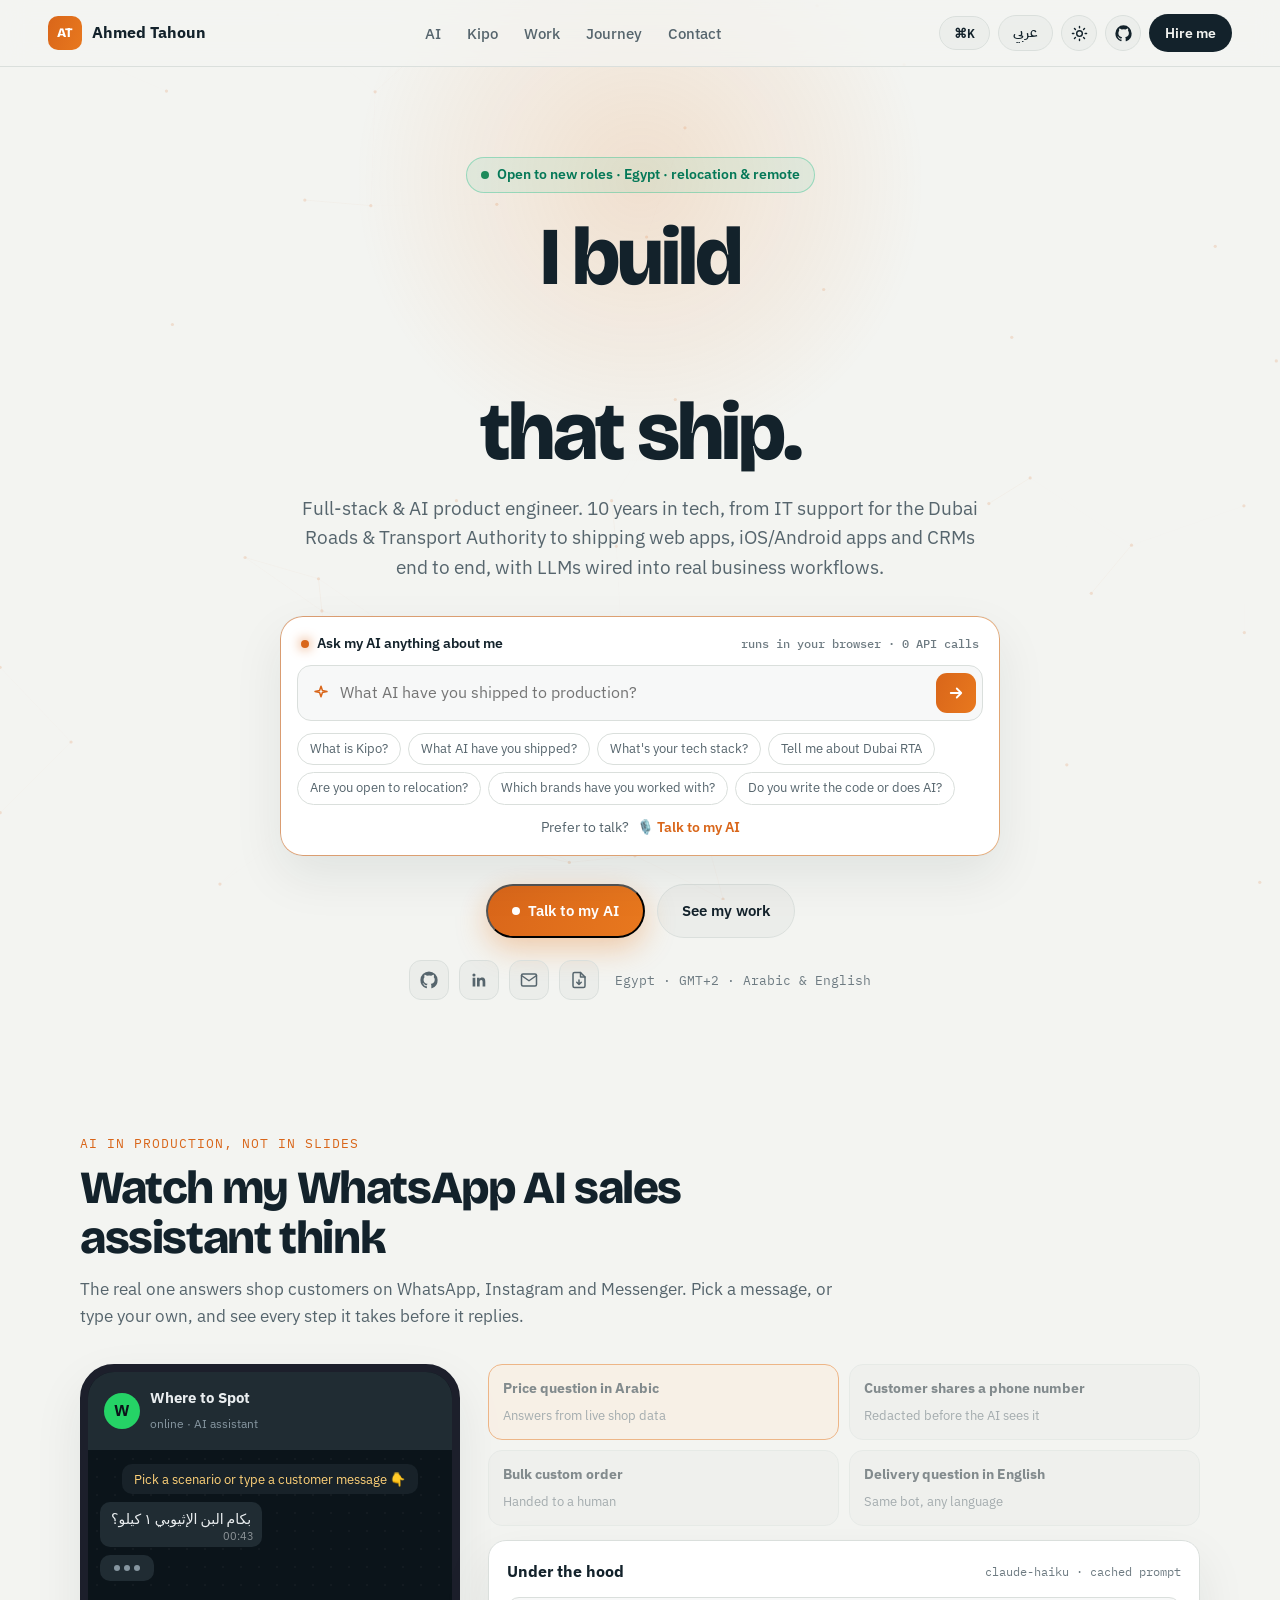
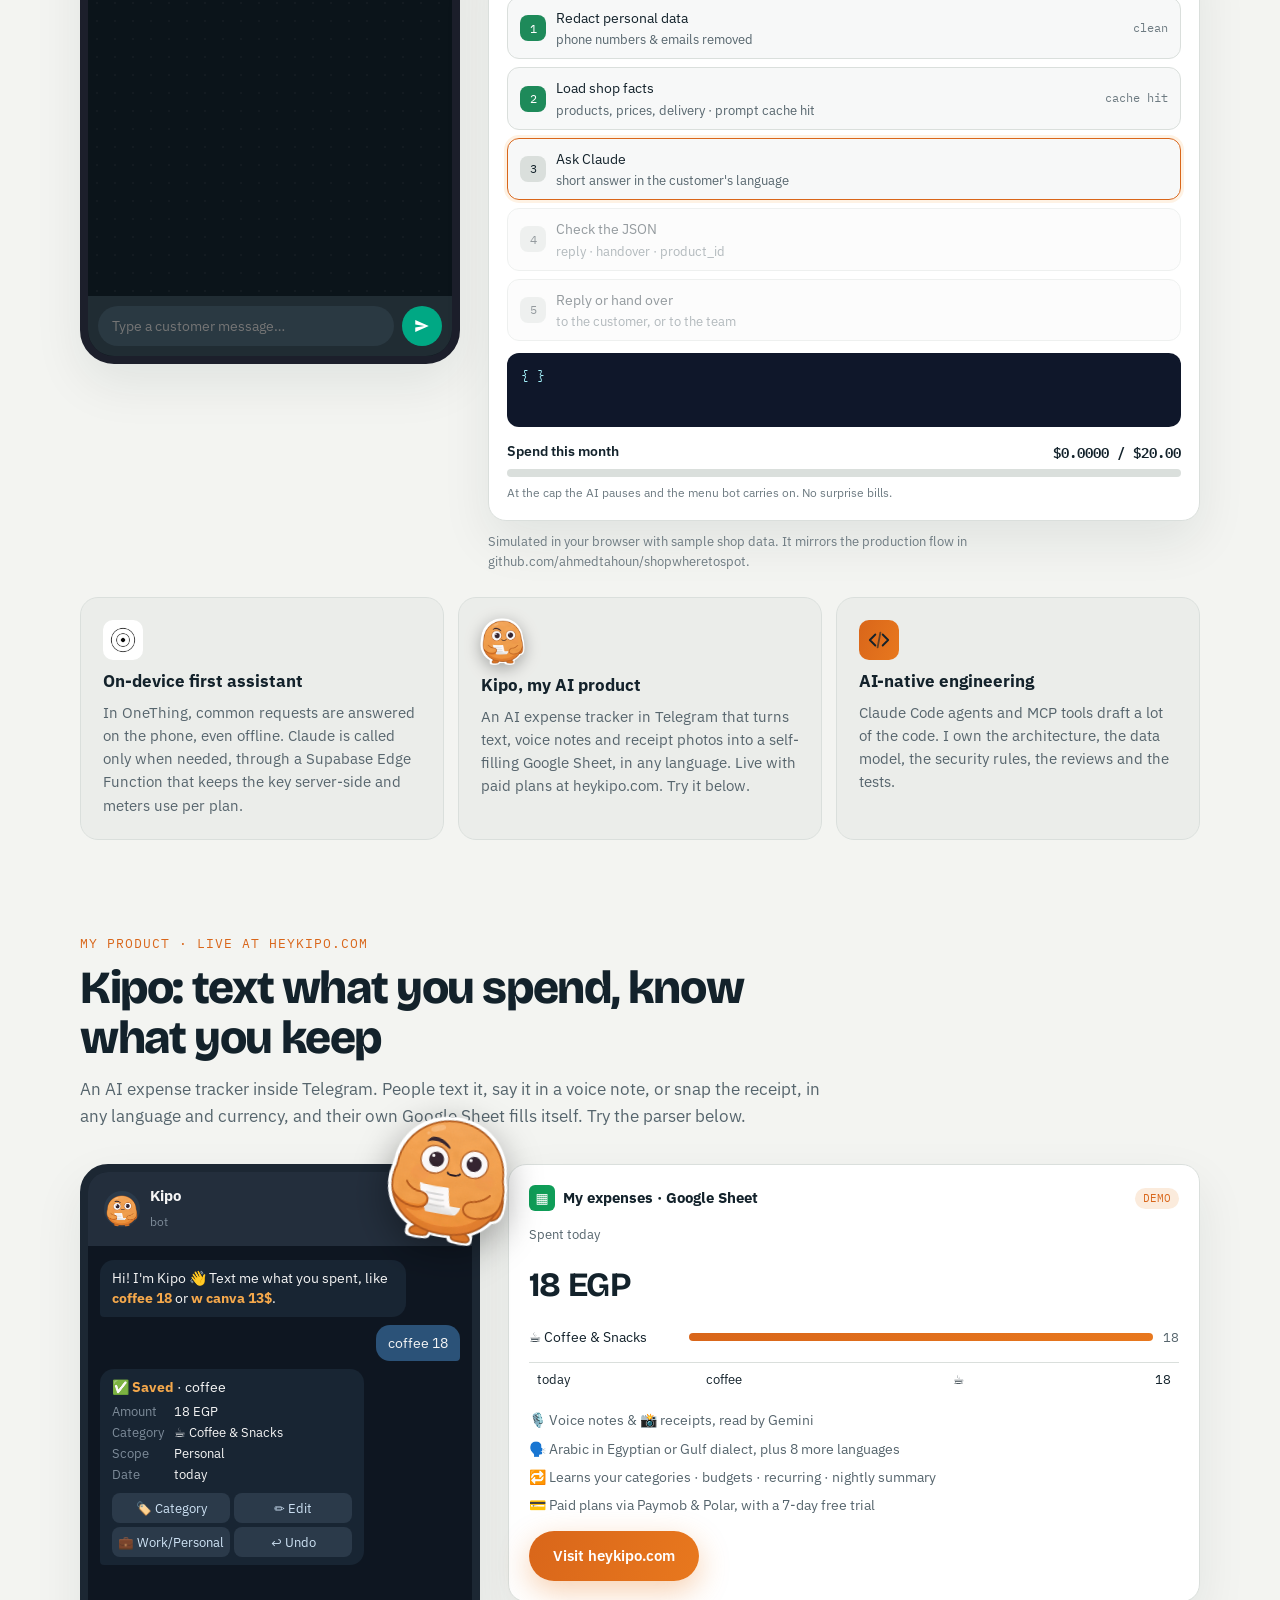
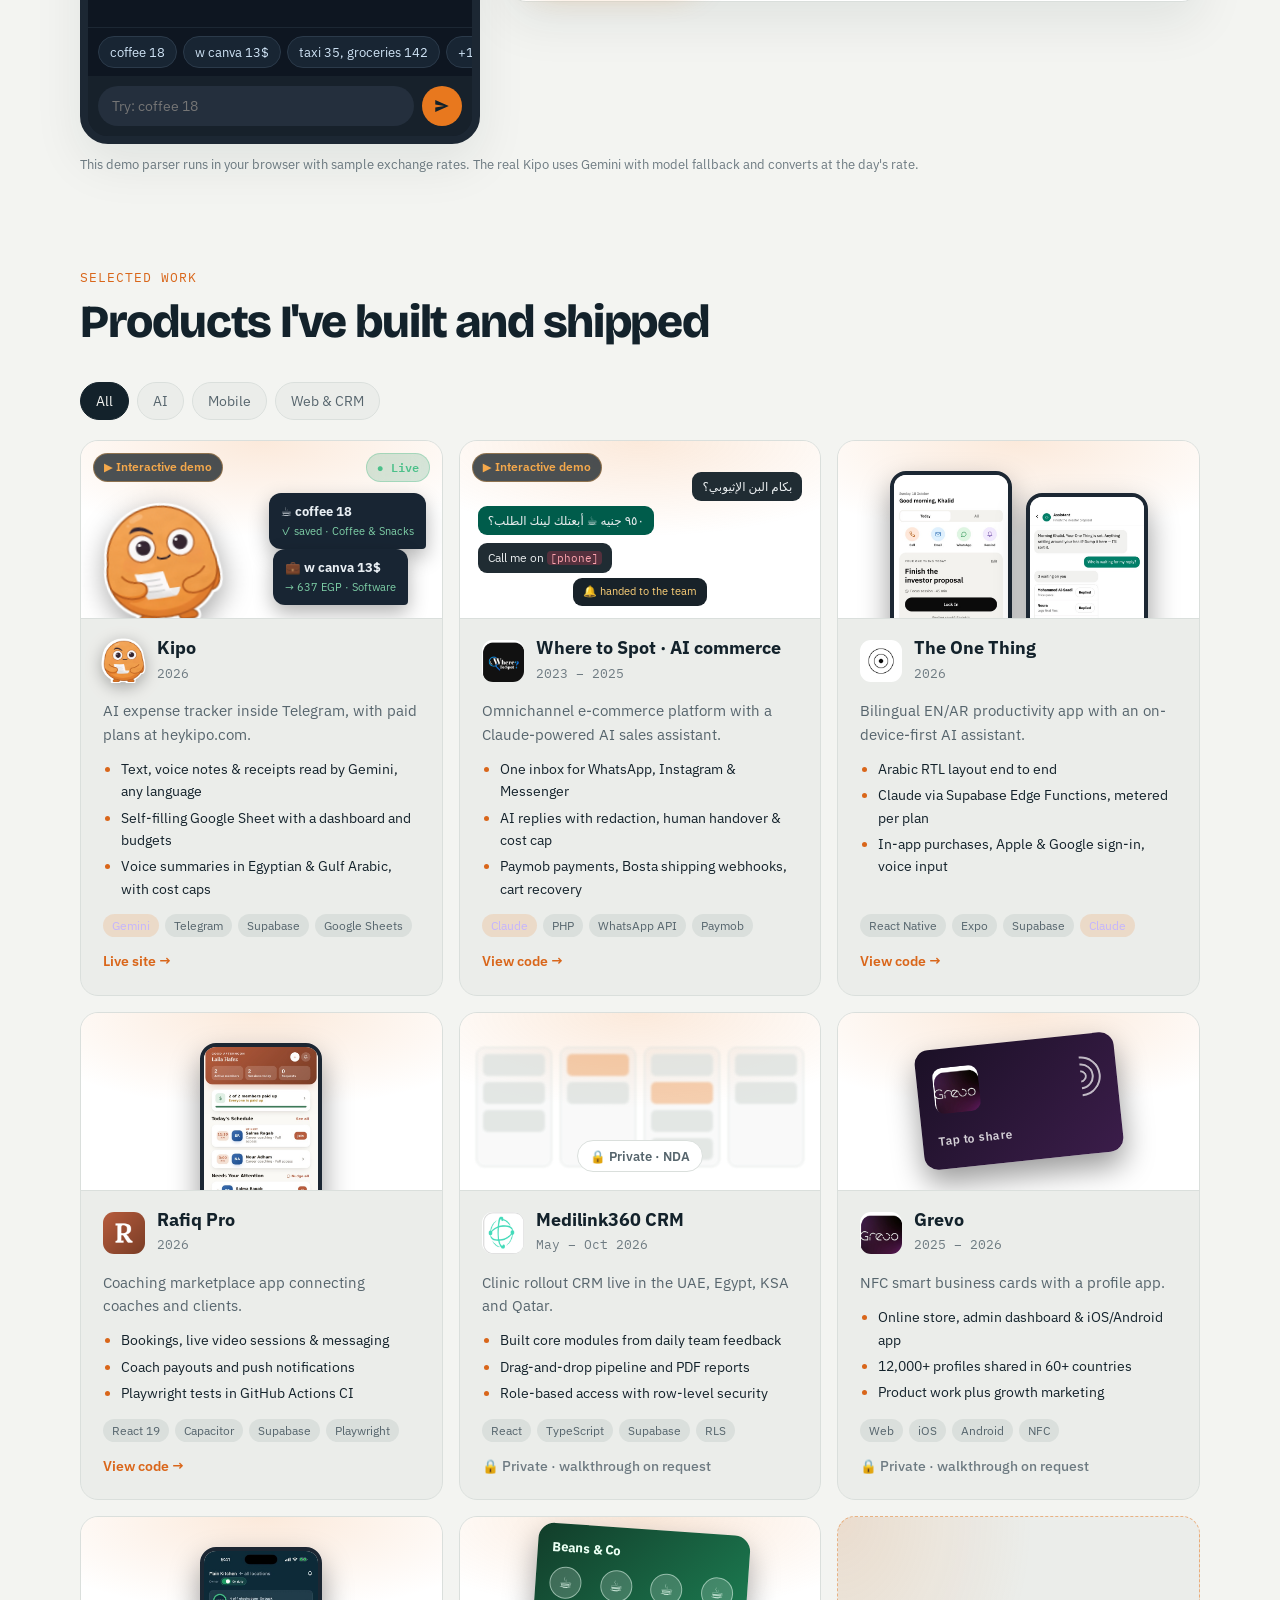
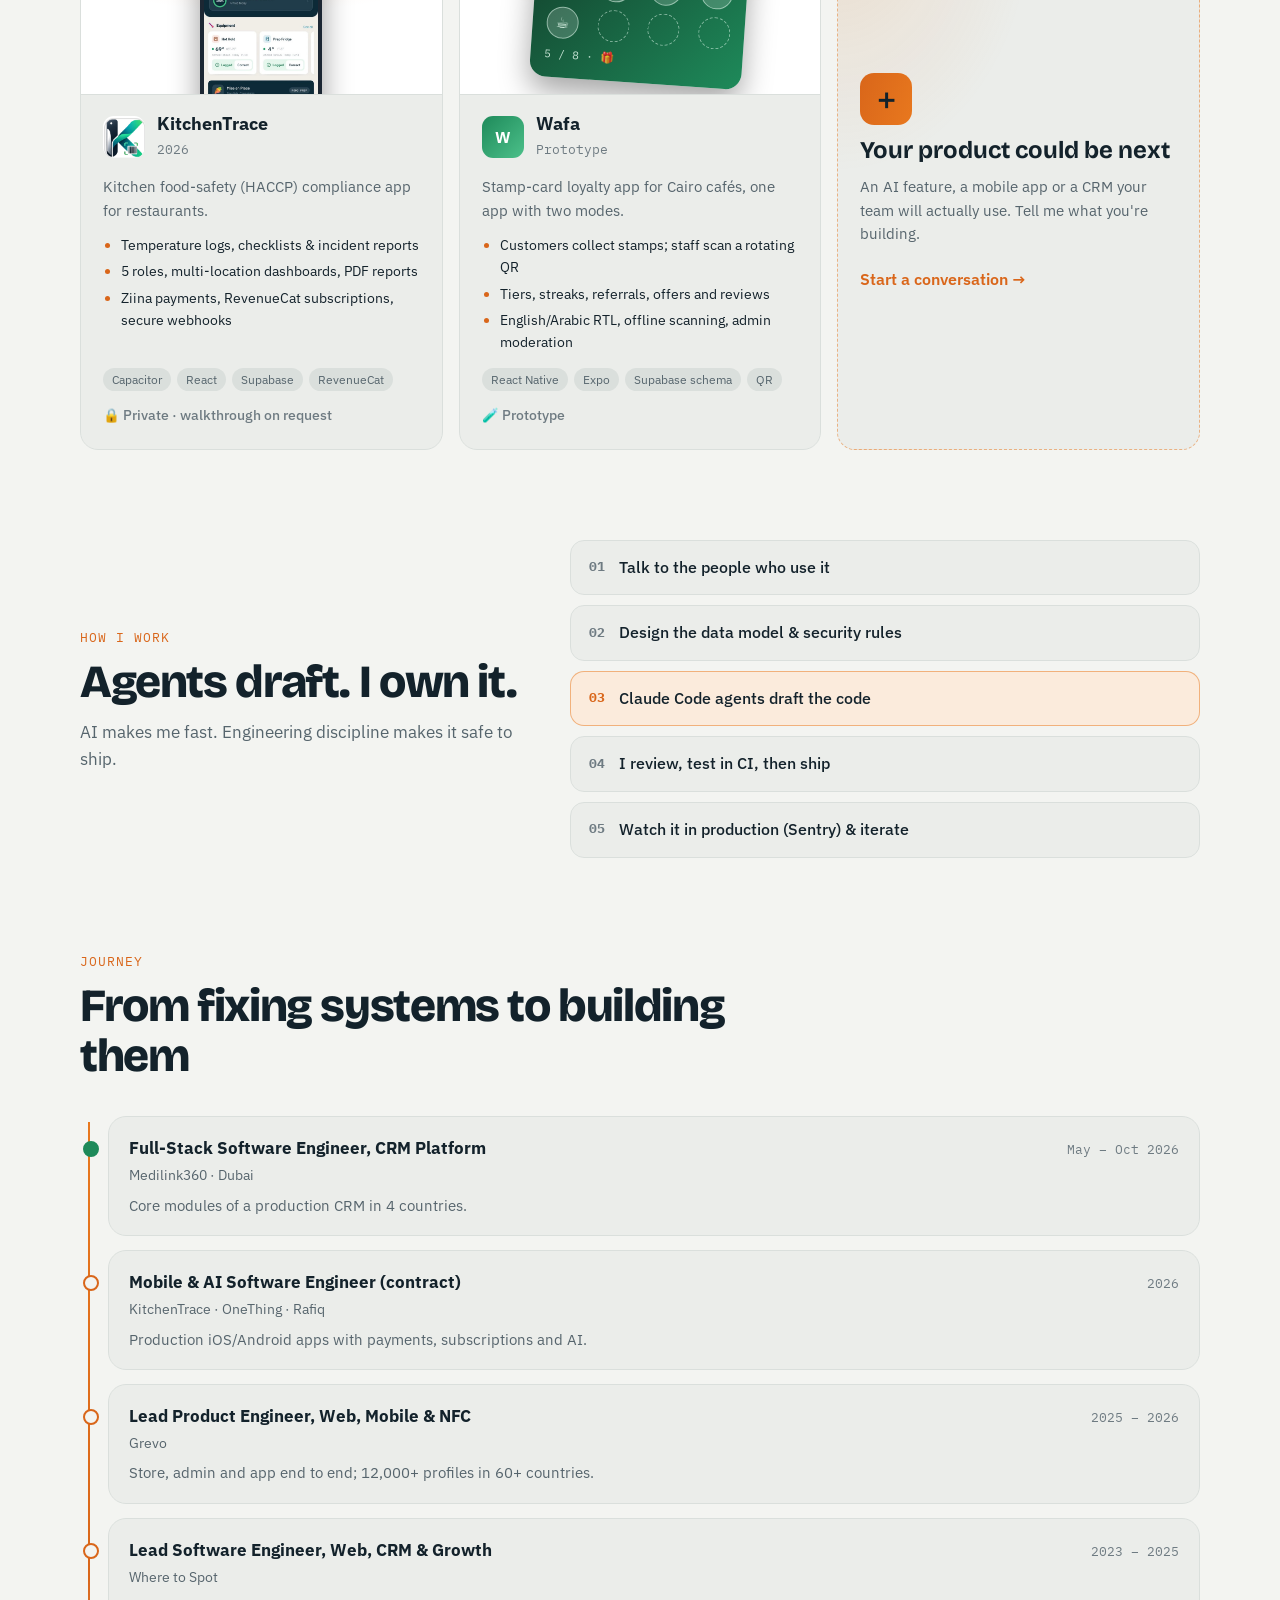
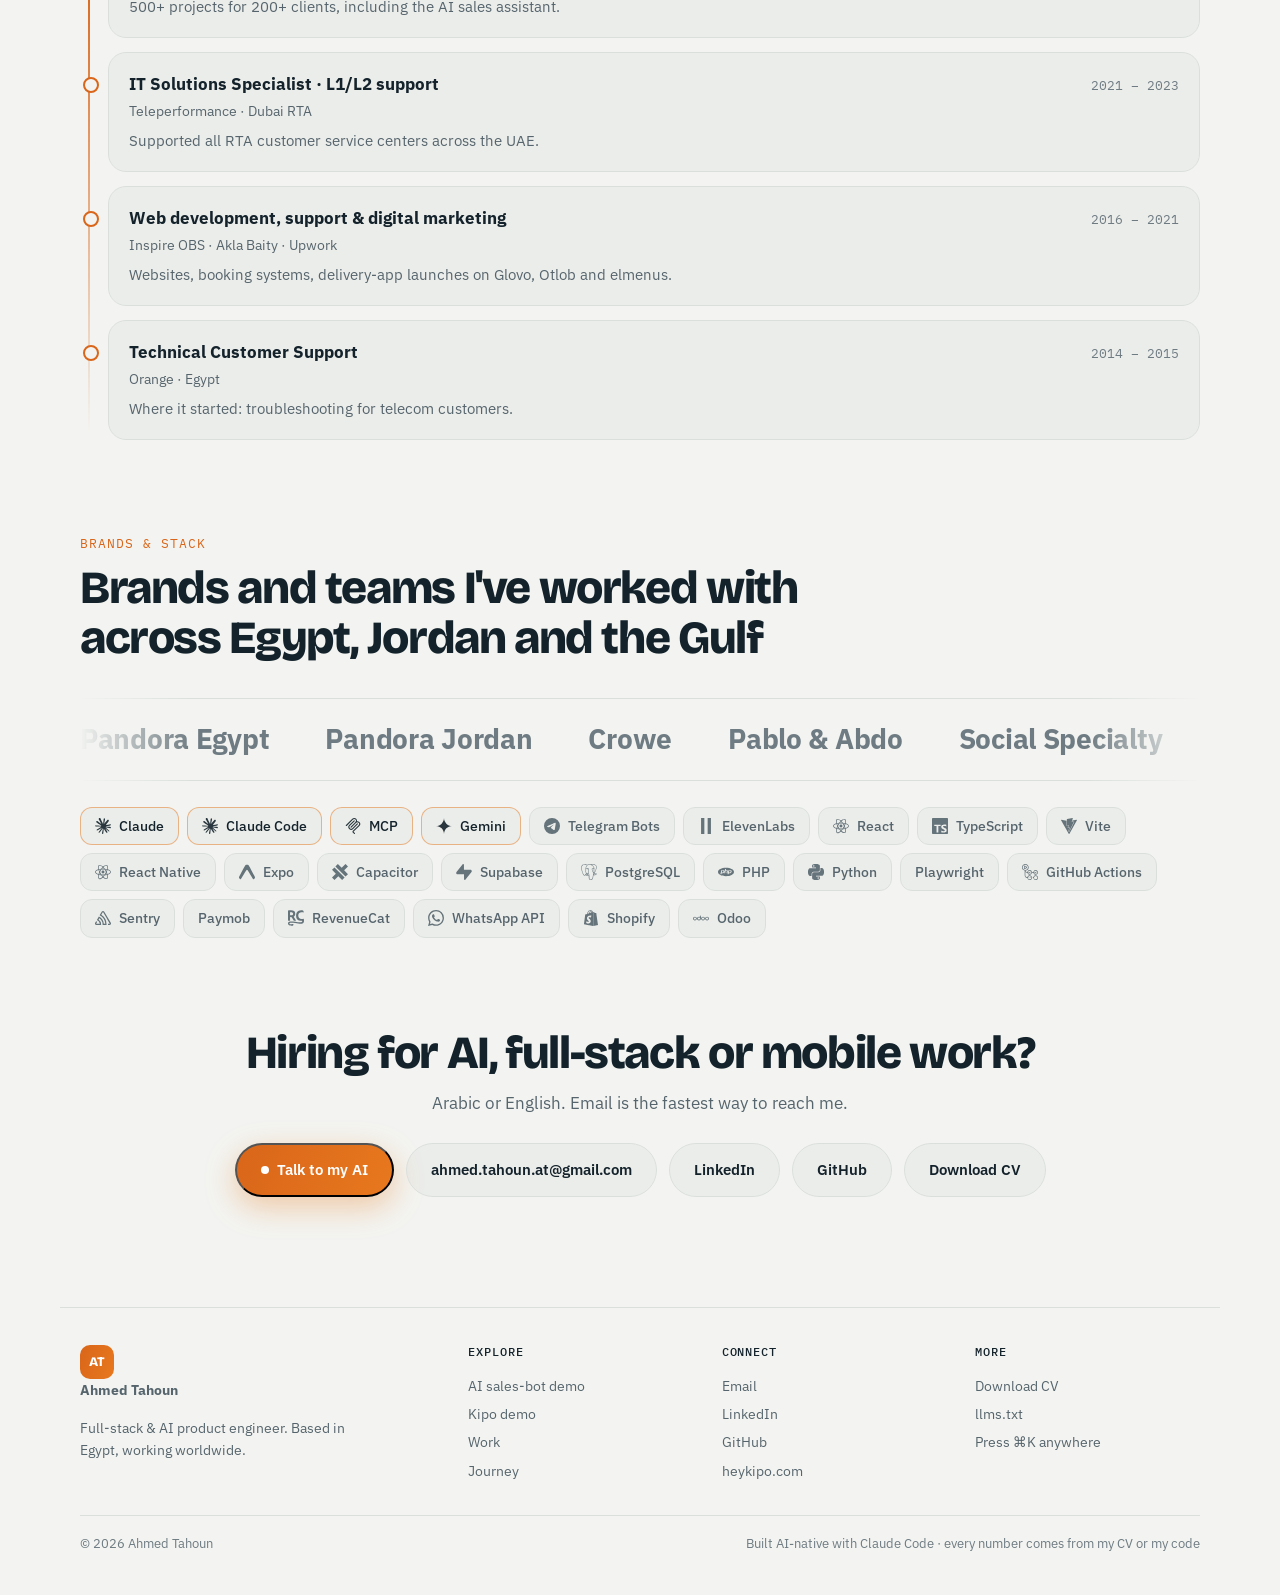
<file: index.html>
<!doctype html>
<html lang="en" dir="ltr" data-theme="dark">
<head>
<meta charset="utf-8">
<meta name="viewport" content="width=device-width, initial-scale=1">
<title>Ahmed Tahoun · Full-Stack & AI Product Engineer</title>
<meta name="description" content="Ahmed Tahoun builds AI-powered apps, CRMs and sales bots that ship. Full-stack and AI product engineer: React, TypeScript, React Native, Supabase, Claude.">
<meta property="og:title" content="Ahmed Tahoun · Full-Stack & AI Product Engineer">
<meta property="og:description" content="I build AI-powered apps, CRMs and sales bots that ship, from first commit to paying customers.">
<meta property="og:type" content="profile">
<meta property="og:image" content="https://tahoun.wheretospot.com/assets/og.png">
<meta property="og:image:width" content="1200">
<meta property="og:image:height" content="630">
<meta property="og:url" content="https://tahoun.wheretospot.com/">
<meta property="og:site_name" content="Ahmed Tahoun">
<link rel="canonical" href="https://tahoun.wheretospot.com/">
<link rel="alternate" type="text/plain" href="https://tahoun.wheretospot.com/llms.txt" title="llms.txt">
<meta name="twitter:card" content="summary_large_image">
<meta name="theme-color" content="#0F181E">
<link rel="icon" href="data:image/svg+xml,<svg xmlns='http://www.w3.org/2000/svg' viewBox='0 0 64 64'><rect width='64' height='64' rx='16' fill='%23E8781E'/><text x='50%' y='56%' dominant-baseline='middle' text-anchor='middle' font-family='Arial' font-weight='800' font-size='28' fill='%2313222B'>AT</text></svg>">
<link rel="preconnect" href="https://fonts.googleapis.com">
<link rel="preconnect" href="https://fonts.gstatic.com" crossorigin>
<link href="https://fonts.googleapis.com/css2?family=Bricolage+Grotesque:opsz,wght@12..96,700;12..96,800&family=IBM+Plex+Sans:wght@400;500;600;700&family=IBM+Plex+Sans+Arabic:wght@400;500;600;700&family=IBM+Plex+Mono:wght@400;500&display=swap" rel="stylesheet">
<link rel="stylesheet" href="styles.css?v=20261103b">
<script type="application/ld+json">
{"@context":"https://schema.org","@type":"Person","name":"Ahmed Tahoun","url":"https://tahoun.wheretospot.com/","image":"https://tahoun.wheretospot.com/assets/og.png","jobTitle":"Full-Stack & AI Product Engineer","email":"mailto:ahmed.tahoun.at@gmail.com","address":{"@type":"PostalAddress","addressCountry":"EG"},"sameAs":["https://github.com/ahmedtahoun","https://linkedin.com/in/ah-ta","https://heykipo.com"],"knowsAbout":["React","TypeScript","React Native","Supabase","Claude","AI agents","CRM development"],"knowsLanguage":["ar","en"]}
</script>
</head>
<body>
<canvas id="net" aria-hidden="true"></canvas>
<div class="glow" aria-hidden="true"></div>

<header class="nav">
  <a class="brand" href="#top" aria-label="Ahmed Tahoun, home"><span class="mark">AT</span><span class="brand-name" data-i18n="name">Ahmed Tahoun</span></a>
  <nav class="links" aria-label="Sections">
    <a href="#ai" data-i18n="nav.ai">AI</a>
    <a href="#kipo">Kipo</a>
    <a href="#work" data-i18n="nav.work">Work</a>
    <a href="#journey" data-i18n="nav.journey">Journey</a>
    <a href="#contact" data-i18n="nav.contact">Contact</a>
  </nav>
  <div class="tools">
    <button class="pill-btn kbd" id="cmdBtn" type="button" aria-label="Open command palette">⌘K</button>
    <button class="pill-btn" id="langBtn" type="button" aria-label="Switch language">عربي</button>
    <button class="icon-btn" id="themeBtn" type="button" aria-label="Switch theme">
      <svg viewBox="0 0 24 24" fill="none" stroke="currentColor" stroke-width="2" stroke-linecap="round"><circle cx="12" cy="12" r="4"/><path d="M12 2v2M12 20v2M4.9 4.9l1.4 1.4M17.7 17.7l1.4 1.4M2 12h2M20 12h2M4.9 19.1l1.4-1.4M17.7 6.3l1.4-1.4"/></svg>
    </button>
    <a class="icon-btn gh-btn" href="https://github.com/ahmedtahoun" target="_blank" rel="noopener" aria-label="GitHub"><svg viewBox="0 0 24 24" fill="currentColor" aria-hidden="true"><path d="M12 .5A11.5 11.5 0 0 0 .5 12a11.5 11.5 0 0 0 7.9 10.9c.6.1.8-.2.8-.6v-2c-3.2.7-3.9-1.5-3.9-1.5-.5-1.3-1.3-1.7-1.3-1.7-1-.7.1-.7.1-.7 1.2.1 1.8 1.2 1.8 1.2 1 1.8 2.8 1.3 3.5 1 .1-.8.4-1.3.7-1.6-2.6-.3-5.3-1.3-5.3-5.7 0-1.3.5-2.3 1.2-3.1-.1-.3-.5-1.5.1-3.1 0 0 1-.3 3.2 1.2a11 11 0 0 1 5.8 0c2.2-1.5 3.2-1.2 3.2-1.2.6 1.6.2 2.8.1 3.1.8.8 1.2 1.8 1.2 3.1 0 4.4-2.7 5.4-5.3 5.7.4.4.8 1.1.8 2.2v3.3c0 .3.2.7.8.6A11.5 11.5 0 0 0 23.5 12 11.5 11.5 0 0 0 12 .5z"/></svg></a>
    <a class="cta-sm" href="#contact" data-agent="hiring" data-i18n="nav.hire">Hire me</a>
  </div>
  <div class="progress" id="progress" aria-hidden="true"></div>
</header>

<main id="top">

<!-- HERO -->
<section class="hero">
  <div class="badge"><i></i><span data-i18n="hero.badge">Open to new roles · Egypt · relocation &amp; remote</span></div>
  <h1 class="headline">
    <span data-i18n="hero.h1a">I build</span>
    <span class="rotator" aria-live="polite"><span id="rot">AI sales bots</span></span>
    <span data-i18n="hero.h1b">that ship.</span>
  </h1>
  <p class="lead" data-i18n="hero.lead">Full-stack &amp; AI product engineer. 10 years in tech, from IT support for the Dubai Roads &amp; Transport Authority to shipping web apps, iOS/Android apps and CRMs end to end, with LLMs wired into real business workflows.</p>

  <div class="ask" id="ask">
    <div class="ask-head">
      <span class="ask-dot"></span>
      <span data-i18n="ask.title">Ask my AI anything about me</span>
      <span class="ask-meta" data-i18n="ask.meta">runs in your browser · 0 API calls</span>
    </div>
    <form class="ask-bar" id="askForm" autocomplete="off">
      <svg viewBox="0 0 24 24" fill="none" stroke="currentColor" stroke-width="2" stroke-linecap="round" stroke-linejoin="round"><path d="M12 3l1.9 5.8L20 10l-6.1 1.2L12 17l-1.9-5.8L4 10l6.1-1.2z"/></svg>
      <input id="askInput" type="text" maxlength="200" data-i18n-ph="ask.ph" placeholder="What AI have you shipped to production?" aria-label="Ask a question">
      <button type="submit" class="send" aria-label="Ask"><svg viewBox="0 0 24 24" fill="none" stroke="currentColor" stroke-width="2.4" stroke-linecap="round" stroke-linejoin="round"><path d="M5 12h14M13 6l6 6-6 6"/></svg></button>
    </form>
    <div class="chips" id="askChips"></div>
    <div class="answer" id="answer" hidden>
      <div class="answer-q" id="answerQ"></div>
      <div class="answer-a" id="answerA"></div>
      <div class="answer-foot" id="answerFoot"></div>
    </div>
    <p class="ask-talk"><span data-i18n="talk.or">Prefer to talk?</span> <button type="button" data-agent="">🎙️ <span data-i18n="talk.cta">Talk to my AI</span></button></p>
  </div>

  <div class="hero-ctas">
    <button type="button" class="cta" data-agent=""><span class="live-dot"></span><span data-i18n="talk.cta">Talk to my AI</span></button>
    <a class="cta ghost" href="#work" data-i18n="hero.cta2">See my work</a>
  </div>
  <div class="socials">
    <a href="https://github.com/ahmedtahoun" target="_blank" rel="noopener" aria-label="GitHub"><svg viewBox="0 0 24 24" fill="currentColor" aria-hidden="true"><path d="M12 .5A11.5 11.5 0 0 0 .5 12a11.5 11.5 0 0 0 7.9 10.9c.6.1.8-.2.8-.6v-2c-3.2.7-3.9-1.5-3.9-1.5-.5-1.3-1.3-1.7-1.3-1.7-1-.7.1-.7.1-.7 1.2.1 1.8 1.2 1.8 1.2 1 1.8 2.8 1.3 3.5 1 .1-.8.4-1.3.7-1.6-2.6-.3-5.3-1.3-5.3-5.7 0-1.3.5-2.3 1.2-3.1-.1-.3-.5-1.5.1-3.1 0 0 1-.3 3.2 1.2a11 11 0 0 1 5.8 0c2.2-1.5 3.2-1.2 3.2-1.2.6 1.6.2 2.8.1 3.1.8.8 1.2 1.8 1.2 3.1 0 4.4-2.7 5.4-5.3 5.7.4.4.8 1.1.8 2.2v3.3c0 .3.2.7.8.6A11.5 11.5 0 0 0 23.5 12 11.5 11.5 0 0 0 12 .5z"/></svg></a>
    <a href="https://linkedin.com/in/ah-ta" target="_blank" rel="noopener" aria-label="LinkedIn"><svg viewBox="0 0 24 24" fill="currentColor" aria-hidden="true"><path d="M20.4 20.5h-3.6v-5.6c0-1.3 0-3-1.8-3s-2.1 1.4-2.1 2.9v5.7H9.3V9h3.4v1.6c.5-.9 1.6-1.8 3.4-1.8 3.6 0 4.3 2.4 4.3 5.5v6.2zM5.3 7.4a2.1 2.1 0 1 1 0-4.2 2.1 2.1 0 0 1 0 4.2zM7.1 20.5H3.5V9h3.6v11.5z"/></svg></a>
    <a href="mailto:ahmed.tahoun.at@gmail.com" aria-label="Email"><svg viewBox="0 0 24 24" fill="none" stroke="currentColor" stroke-width="2" stroke-linecap="round" stroke-linejoin="round" aria-hidden="true"><rect x="2" y="4" width="20" height="16" rx="2"/><path d="m22 6-10 7L2 6"/></svg></a>
    <a href="assets/Ahmed_Tahoun_CV.pdf" download aria-label="Download CV"><svg viewBox="0 0 24 24" fill="none" stroke="currentColor" stroke-width="2" stroke-linecap="round" stroke-linejoin="round" aria-hidden="true"><path d="M14 2H6a2 2 0 0 0-2 2v16a2 2 0 0 0 2 2h12a2 2 0 0 0 2-2V8z"/><path d="M14 2v6h6M12 18v-6M9 15l3 3 3-3"/></svg></a>
    <span class="loc" data-i18n="hero.loc">Egypt · GMT+2 · Arabic &amp; English</span>
  </div>
</section>


<!-- AI DEMO -->
<section id="ai" class="section">
  <div class="sec-head reveal">
    <span class="kicker" data-i18n="ai.kicker">AI in production, not in slides</span>
    <h2 data-i18n="ai.h2">Watch my WhatsApp AI sales assistant think</h2>
    <p data-i18n="ai.p">The real one answers shop customers on WhatsApp, Instagram and Messenger. Pick a message, or type your own, and see every step it takes before it replies.</p>
  </div>

  <div class="demo reveal">
    <div class="phone" aria-label="Chat demo">
      <div class="phone-top">
        <div class="ph-avatar">W</div>
        <div><b>Where to Spot</b><small id="phStatus" data-i18n="demo.online">online · AI assistant</small></div>
      </div>
      <div class="chat" id="chat" aria-live="polite"></div>
      <form class="chat-input" id="chatForm" autocomplete="off">
        <input id="chatText" type="text" maxlength="160" data-i18n-ph="demo.ph" placeholder="Type a customer message…" aria-label="Customer message">
        <button type="submit" aria-label="Send"><svg viewBox="0 0 24 24" fill="currentColor"><path d="M3 20l18-8L3 4v6l12 2-12 2z"/></svg></button>
      </form>
    </div>

    <div class="trace">
      <div class="scenarios" id="scenarios"></div>
      <div class="trace-card">
        <div class="trace-title"><span data-i18n="demo.under">Under the hood</span><span class="mono small" id="traceModel">claude-haiku · cached prompt</span></div>
        <ol class="steps" id="steps"></ol>
        <pre class="json" id="json">{ }</pre>
        <div class="meter">
          <div class="meter-row"><span data-i18n="demo.spend">Spend this month</span><span class="mono" id="spend">$0.0000 / $20.00</span></div>
          <div class="bar"><i id="spendBar"></i></div>
          <small data-i18n="demo.cap">At the cap the AI pauses and the menu bot carries on. No surprise bills.</small>
        </div>
      </div>
      <p class="note" data-i18n="demo.note">Simulated in your browser with sample shop data. It mirrors the production flow in github.com/ahmedtahoun/shopwheretospot.</p>
    </div>
  </div>

  <div class="ai-more reveal">
    <article class="mini">
      <img class="mini-img" src="assets/onething.png" alt="" width="40" height="40" loading="lazy">
      <h3 data-i18n="ai.m1h">On-device first assistant</h3>
      <p data-i18n="ai.m1p">In OneThing, common requests are answered on the phone, even offline. Claude is called only when needed, through a Supabase Edge Function that keeps the key server-side and meters use per plan.</p>
    </article>
    <article class="mini">
      <img class="mini-img sticker-sm" src="assets/kipo.png" alt="" width="44" height="44" loading="lazy">
      <h3 data-i18n="ai.m2h">Voice &amp; receipt expense bot</h3>
      <p data-i18n="ai.m2p">A Telegram bot that turns text, voice notes and receipt photos into categorised expenses with the Gemini API, then sends daily, weekly and monthly summaries.</p>
    </article>
    <article class="mini">
      <span class="mini-tile" aria-hidden="true"><svg viewBox="0 0 24 24" fill="none" stroke="currentColor" stroke-width="2" stroke-linecap="round" stroke-linejoin="round"><path d="m16 18 6-6-6-6M8 6l-6 6 6 6"/><path d="M13.5 4 10.5 20" opacity=".6"/></svg></span>
      <h3 data-i18n="ai.m3h">AI-native engineering</h3>
      <p data-i18n="ai.m3p">Claude Code agents and MCP tools draft a lot of the code. I own the architecture, the data model, the security rules, the reviews and the tests.</p>
    </article>
  </div>
</section>

<!-- KIPO -->
<section id="kipo" class="section">
  <div class="sec-head reveal">
    <span class="kicker" data-i18n="k.kicker">My product · live at heykipo.com</span>
    <h2 data-i18n="k.h2">Kipo: text what you spend, know what you keep</h2>
    <p data-i18n="k.p">An AI expense tracker inside Telegram. People text it, say it in a voice note, or snap the receipt, in any language and currency, and their own Google Sheet fills itself. Try the parser below.</p>
  </div>
  <div class="kipo reveal">
    <div class="tg-wrap">
    <img class="kipo-sticker" src="assets/kipo.png" alt="Kipo, the orange mascot holding a receipt" width="120" height="124" loading="lazy">
    <div class="tg">
      <div class="tg-top"><span class="tg-av"><img src="assets/kipo.png" alt="" width="36" height="36"></span><div><b>Kipo</b><small>bot</small></div></div>
      <div class="tg-chat" id="kChat" aria-live="polite"></div>
      <div class="tg-chips" id="kChips"></div>
      <form class="tg-input" id="kForm" autocomplete="off">
        <input id="kText" type="text" maxlength="120" data-i18n-ph="k.ph" placeholder="Try: coffee 18" aria-label="Expense message">
        <button type="submit" aria-label="Send"><svg viewBox="0 0 24 24" fill="currentColor"><path d="M3 20l18-8L3 4v6l12 2-12 2z"/></svg></button>
      </form>
    </div>
    </div>
    <div class="sheet">
      <div class="sheet-top"><span class="sheet-ico">▦</span><b data-i18n="k.sheet">My expenses · Google Sheet</b><span class="demo-tag">DEMO</span></div>
      <div class="sheet-total"><small data-i18n="k.today">Spent today</small><b id="kTotal">0 EGP</b><span id="kIncome"></span></div>
      <div class="sheet-cats" id="kCats"></div>
      <table class="sheet-rows"><tbody id="kRows"></tbody></table>
      <ul class="k-feats">
        <li data-i18n="k.f1">🎙️ Voice notes &amp; 📸 receipts, read by Gemini</li>
        <li data-i18n="k.f2">🗣️ Arabic in Egyptian or Gulf dialect, plus 8 more languages</li>
        <li data-i18n="k.f3">🔁 Learns your categories · budgets · recurring · nightly summary</li>
        <li data-i18n="k.f4">💳 Paid plans via Paymob &amp; Polar, with a 7-day free trial</li>
      </ul>
      <a class="cta" href="https://heykipo.com" target="_blank" rel="noopener" data-i18n="k.cta">Visit heykipo.com</a>
    </div>
  </div>
  <p class="note reveal" data-i18n="k.note">This demo parser runs in your browser with sample exchange rates. The real Kipo uses Gemini with model fallback and converts at the day's rate.</p>
</section>

<!-- WORK -->
<section id="work" class="section">
  <div class="sec-head reveal">
    <span class="kicker" data-i18n="work.kicker">Selected work</span>
    <h2 data-i18n="work.h2">Products I've built and shipped</h2>
  </div>
  <div class="filters reveal" id="filters" role="tablist"></div>
  <div class="grid" id="workGrid"></div>
</section>

<!-- HOW -->
<section class="section how reveal">
  <div class="how-col">
    <span class="kicker" data-i18n="how.kicker">How I work</span>
    <h2 data-i18n="how.h2">Agents draft. I own it.</h2>
    <p data-i18n="how.p">AI makes me fast. Engineering discipline makes it safe to ship.</p>
  </div>
  <div class="how-flow">
    <div class="flow-step"><b>01</b><span data-i18n="how.s1">Talk to the people who use it</span></div>
    <div class="flow-step"><b>02</b><span data-i18n="how.s2">Design the data model &amp; security rules</span></div>
    <div class="flow-step ai"><b>03</b><span data-i18n="how.s3">Claude Code agents draft the code</span></div>
    <div class="flow-step"><b>04</b><span data-i18n="how.s4">I review, test in CI, then ship</span></div>
    <div class="flow-step"><b>05</b><span data-i18n="how.s5">Watch it in production (Sentry) &amp; iterate</span></div>
  </div>
</section>

<!-- JOURNEY -->
<section id="journey" class="section">
  <div class="sec-head reveal">
    <span class="kicker" data-i18n="j.kicker">Journey</span>
    <h2 data-i18n="j.h2">From fixing systems to building them</h2>
  </div>
  <ol class="timeline" id="timeline"></ol>
</section>

<!-- BRANDS + STACK -->
<section class="section reveal">
  <div class="sec-head">
    <span class="kicker" data-i18n="b.kicker">Brands &amp; stack</span>
    <h2 data-i18n="b.h2">Trusted by brands across Egypt, Jordan and the Gulf</h2>
  </div>
  <div class="marquee" aria-label="Brands"><div class="marquee-track" id="brands"></div></div>
  <div class="stack" id="stack"></div>
</section>

<!-- CONTACT -->
<section id="contact" class="section contact reveal">
  <h2 data-i18n="c.h2">Hiring for AI, full-stack or mobile work?</h2>
  <p data-i18n="c.p">Arabic or English. Email is the fastest way to reach me.</p>
  <div class="contact-row">
    <button type="button" class="cta" data-agent=""><span class="live-dot"></span><span data-i18n="talk.cta">Talk to my AI</span></button>
    <a class="cta ghost" href="mailto:ahmed.tahoun.at@gmail.com">ahmed.tahoun.at@gmail.com</a>
    <a class="cta ghost" href="https://linkedin.com/in/ah-ta" target="_blank" rel="noopener">LinkedIn</a>
    <a class="cta ghost" href="https://github.com/ahmedtahoun" target="_blank" rel="noopener">GitHub</a>
    <a class="cta ghost" href="assets/Ahmed_Tahoun_CV.pdf" download data-i18n="nav.cv">Download CV</a>
  </div>
</section>
</main>

<footer class="foot">
  <div class="foot-grid">
    <div class="foot-brand">
      <a class="brand" href="#top"><span class="mark">AT</span><span data-i18n="name">Ahmed Tahoun</span></a>
      <p data-i18n="foot.tag">Full-stack &amp; AI product engineer. Based in Egypt, working worldwide.</p>
    </div>
    <div><h4 data-i18n="foot.explore">Explore</h4><a href="#ai" data-i18n="foot.l1">AI sales-bot demo</a><a href="#kipo" data-i18n="foot.l2">Kipo demo</a><a href="#work" data-i18n="nav.work">Work</a><a href="#journey" data-i18n="nav.journey">Journey</a></div>
    <div><h4 data-i18n="foot.connect">Connect</h4><a href="mailto:ahmed.tahoun.at@gmail.com">Email</a><a href="https://linkedin.com/in/ah-ta" target="_blank" rel="noopener">LinkedIn</a><a href="https://github.com/ahmedtahoun" target="_blank" rel="noopener">GitHub</a><a href="https://heykipo.com" target="_blank" rel="noopener">heykipo.com</a></div>
    <div><h4 data-i18n="foot.more">More</h4><a href="assets/Ahmed_Tahoun_CV.pdf" download data-i18n="nav.cv">Download CV</a><a href="llms.txt">llms.txt</a><button type="button" class="linkish" id="footCmd" data-i18n="cmd.hint">Press ⌘K anywhere</button></div>
  </div>
  <div class="foot-bottom"><span>© 2026 Ahmed Tahoun</span><span data-i18n="foot">Built AI-native with Claude Code · every number comes from my CV or my code</span></div>
</footer>

<button type="button" class="ag-float" id="agFloat" data-agent=""><img src="assets/kipo.png" alt=""><span><span data-i18n="talk.cta">Talk to my AI</span><small>● <span data-i18n="talk.online">online · voice or text</span></small></span></button>

<nav class="dock" aria-label="Quick navigation">
  <a href="#top" aria-label="Home"><svg viewBox="0 0 24 24" fill="none" stroke="currentColor" stroke-width="2" stroke-linecap="round" stroke-linejoin="round"><path d="m3 10 9-7 9 7v10a2 2 0 0 1-2 2H5a2 2 0 0 1-2-2z"/></svg></a>
  <a href="#ai" aria-label="AI demo"><svg viewBox="0 0 24 24" fill="none" stroke="currentColor" stroke-width="2" stroke-linecap="round" stroke-linejoin="round"><path d="M12 3l1.9 5.8L20 10l-6.1 1.2L12 17l-1.9-5.8L4 10l6.1-1.2z"/></svg></a>
  <a href="#kipo" aria-label="Kipo"><img src="assets/kipo.png" alt="" width="26" height="26"></a>
  <a href="#work" aria-label="Work"><svg viewBox="0 0 24 24" fill="none" stroke="currentColor" stroke-width="2" stroke-linecap="round" stroke-linejoin="round"><rect x="3" y="7" width="18" height="13" rx="2"/><path d="M8 7V5a2 2 0 0 1 2-2h4a2 2 0 0 1 2 2v2"/></svg></a>
  <a href="#contact" aria-label="Contact"><svg viewBox="0 0 24 24" fill="none" stroke="currentColor" stroke-width="2" stroke-linecap="round" stroke-linejoin="round"><path d="M21 15a2 2 0 0 1-2 2H7l-4 4V5a2 2 0 0 1 2-2h14a2 2 0 0 1 2 2z"/></svg></a>
</nav>

<script src="content.js?v=20261103b"></script>
<script src="app.js?v=20261103b"></script>
<script src="agent.js?v=20261103b"></script>
</body>
</html>
</file>
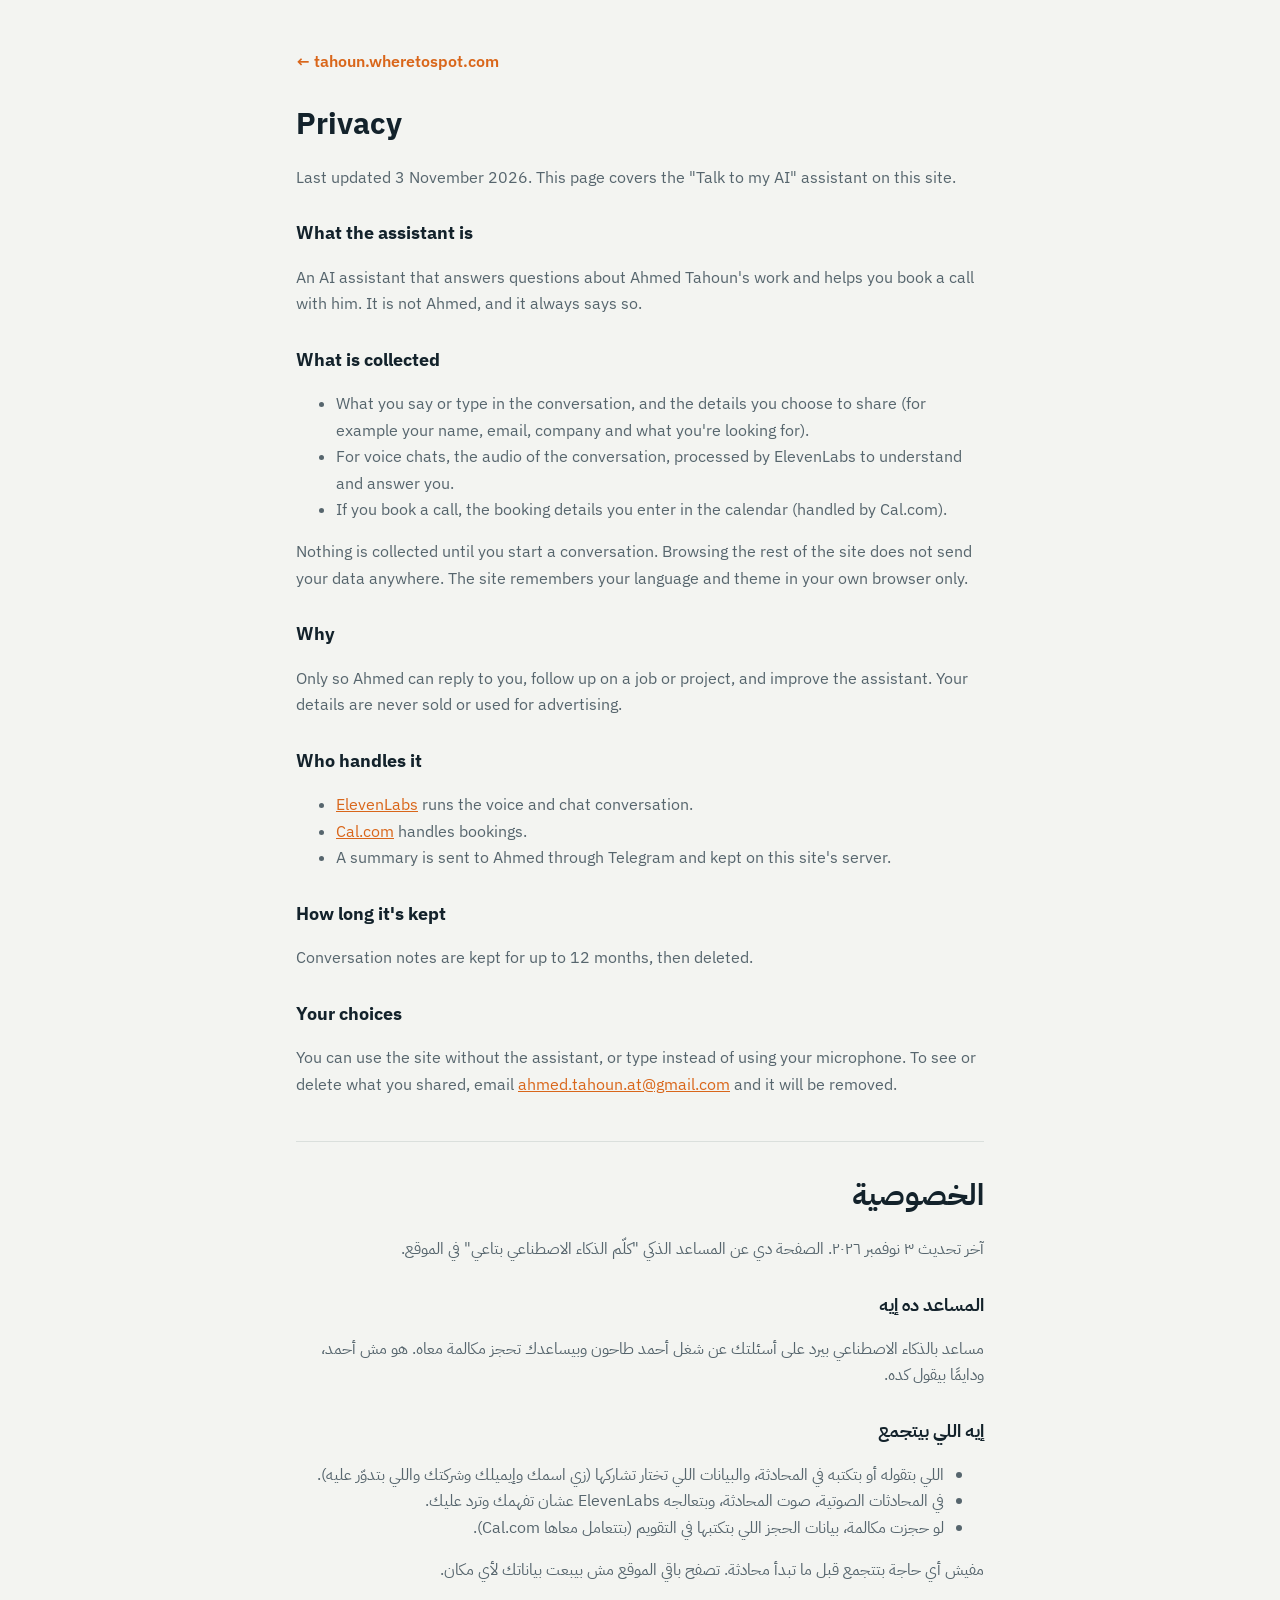
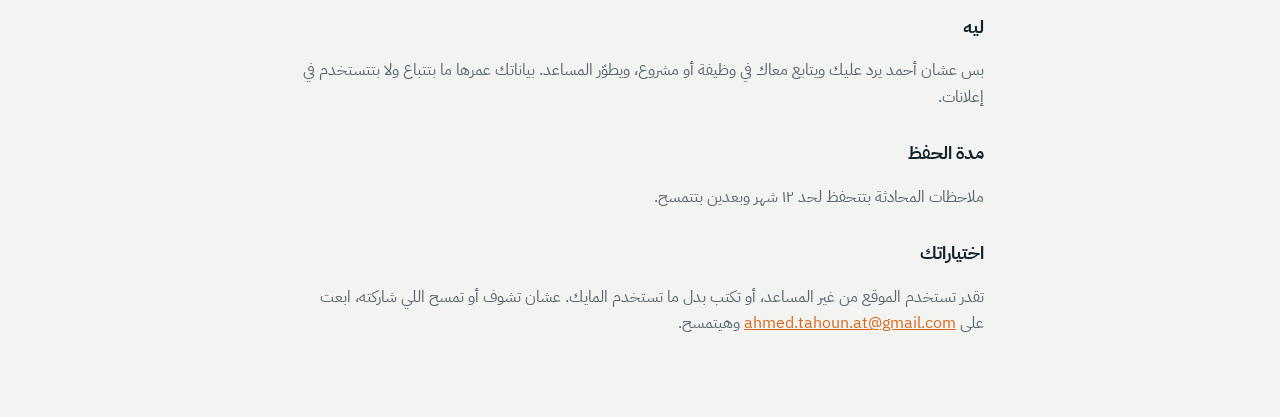
<file: privacy.html>
<!doctype html>
<html lang="en">
<head>
<meta charset="utf-8">
<meta name="viewport" content="width=device-width, initial-scale=1">
<title>Privacy · Ahmed Tahoun</title>
<meta name="robots" content="noindex">
<link rel="icon" href="data:image/svg+xml,<svg xmlns='http://www.w3.org/2000/svg' viewBox='0 0 64 64'><rect width='64' height='64' rx='16' fill='%23E8781E'/><text x='50%' y='56%' dominant-baseline='middle' text-anchor='middle' font-family='Arial' font-weight='800' font-size='28' fill='%2313222B'>AT</text></svg>">
<link rel="preconnect" href="https://fonts.googleapis.com">
<link href="https://fonts.googleapis.com/css2?family=IBM+Plex+Sans:wght@400;600&family=IBM+Plex+Sans+Arabic:wght@400;600&display=swap" rel="stylesheet">
<style>
  :root{--bg:#F3F4F1;--ink:#13222B;--muted:#56656D;--line:#DADFDC;--accent:#D9661A}
  @media (prefers-color-scheme:dark){:root{--bg:#0F181E;--ink:#E9EDEA;--muted:#9AA8AE;--line:#26363F;--accent:#F5A84B}}
  *{box-sizing:border-box}
  body{margin:0;background:var(--bg);color:var(--ink);font:16px/1.65 "IBM Plex Sans","IBM Plex Sans Arabic",system-ui,sans-serif}
  main{max-width:720px;margin:0 auto;padding:48px 16px 64px}
  h1{font-size:30px;margin:0 0 6px}
  h2{font-size:18px;margin:28px 0 6px}
  p,li{color:var(--muted)}
  a{color:var(--accent)}
  .ar{direction:rtl;font-family:"IBM Plex Sans Arabic",sans-serif;border-top:1px solid var(--line);margin-top:44px;padding-top:28px}
  .back{display:inline-block;margin-bottom:24px;text-decoration:none;font-weight:600}
</style>
</head>
<body>
<main>
  <a class="back" href="./">← tahoun.wheretospot.com</a>
  <h1>Privacy</h1>
  <p>Last updated 3 November 2026. This page covers the "Talk to my AI" assistant on this site.</p>

  <h2>What the assistant is</h2>
  <p>An AI assistant that answers questions about Ahmed Tahoun's work and helps you book a call with him. It is not Ahmed, and it always says so.</p>

  <h2>What is collected</h2>
  <ul>
    <li>What you say or type in the conversation, and the details you choose to share (for example your name, email, company and what you're looking for).</li>
    <li>For voice chats, the audio of the conversation, processed by ElevenLabs to understand and answer you.</li>
    <li>If you book a call, the booking details you enter in the calendar (handled by Cal.com).</li>
  </ul>
  <p>Nothing is collected until you start a conversation. Browsing the rest of the site does not send your data anywhere. The site remembers your language and theme in your own browser only.</p>

  <h2>Why</h2>
  <p>Only so Ahmed can reply to you, follow up on a job or project, and improve the assistant. Your details are never sold or used for advertising.</p>

  <h2>Who handles it</h2>
  <ul>
    <li><a href="https://elevenlabs.io/privacy-policy" target="_blank" rel="noopener">ElevenLabs</a> runs the voice and chat conversation.</li>
    <li><a href="https://cal.com/privacy" target="_blank" rel="noopener">Cal.com</a> handles bookings.</li>
    <li>A summary is sent to Ahmed through Telegram and kept on this site's server.</li>
  </ul>

  <h2>How long it's kept</h2>
  <p>Conversation notes are kept for up to 12 months, then deleted.</p>

  <h2>Your choices</h2>
  <p>You can use the site without the assistant, or type instead of using your microphone. To see or delete what you shared, email <a href="mailto:ahmed.tahoun.at@gmail.com">ahmed.tahoun.at@gmail.com</a> and it will be removed.</p>

  <section class="ar" lang="ar">
    <h1>الخصوصية</h1>
    <p>آخر تحديث ٣ نوفمبر ٢٠٢٦. الصفحة دي عن المساعد الذكي "كلّم الذكاء الاصطناعي بتاعي" في الموقع.</p>
    <h2>المساعد ده إيه</h2>
    <p>مساعد بالذكاء الاصطناعي بيرد على أسئلتك عن شغل أحمد طاحون وبيساعدك تحجز مكالمة معاه. هو مش أحمد، ودايمًا بيقول كده.</p>
    <h2>إيه اللي بيتجمع</h2>
    <ul>
      <li>اللي بتقوله أو بتكتبه في المحادثة، والبيانات اللي تختار تشاركها (زي اسمك وإيميلك وشركتك واللي بتدوّر عليه).</li>
      <li>في المحادثات الصوتية، صوت المحادثة، وبتعالجه ElevenLabs عشان تفهمك وترد عليك.</li>
      <li>لو حجزت مكالمة، بيانات الحجز اللي بتكتبها في التقويم (بتتعامل معاها Cal.com).</li>
    </ul>
    <p>مفيش أي حاجة بتتجمع قبل ما تبدأ محادثة. تصفح باقي الموقع مش بيبعت بياناتك لأي مكان.</p>
    <h2>ليه</h2>
    <p>بس عشان أحمد يرد عليك ويتابع معاك في وظيفة أو مشروع، ويطوّر المساعد. بياناتك عمرها ما بتتباع ولا بتتستخدم في إعلانات.</p>
    <h2>مدة الحفظ</h2>
    <p>ملاحظات المحادثة بتتحفظ لحد ١٢ شهر وبعدين بتتمسح.</p>
    <h2>اختياراتك</h2>
    <p>تقدر تستخدم الموقع من غير المساعد، أو تكتب بدل ما تستخدم المايك. عشان تشوف أو تمسح اللي شاركته، ابعت على <a href="mailto:ahmed.tahoun.at@gmail.com">ahmed.tahoun.at@gmail.com</a> وهيتمسح.</p>
  </section>
</main>
</body>
</html>
</file>
<file: styles.css>
:root{
  --bg:#0F181E; --bg2:#16232B; --card:rgba(233,237,234,.035); --card-b:rgba(233,237,234,.1);
  --ink:#E9EDEA; --muted:#9AA8AE; --soft:#6E7E86;
  --a1:#E8781E; --a2:#F5A84B; --ok:#1E8A5A; --warn:#F5B041; --bad:#f43f5e;
  --grad:linear-gradient(110deg,#E8781E,#F5A84B);
  --tint:rgba(232,120,30,.12); --tint-b:rgba(232,120,30,.5);
  --radius:18px; --shadow:0 20px 60px rgba(0,0,0,.4);
  --font:"IBM Plex Sans",system-ui,sans-serif; --display:"Bricolage Grotesque","IBM Plex Sans Arabic",system-ui,sans-serif; --mono:"IBM Plex Mono",ui-monospace,monospace;
}
[data-theme="light"]{
  --bg:#F3F4F1; --bg2:#FFFFFF; --card:rgba(19,34,43,.03); --card-b:#DADFDC;
  --ink:#13222B; --muted:#56656D; --soft:#6E7B82; --a2:#D9661A; --shadow:0 20px 50px rgba(19,34,43,.08);
  --grad:linear-gradient(110deg,#D9661A,#E8781E); --tint:#FBEBDC;
}
html[lang="ar"]{--font:"IBM Plex Sans Arabic",system-ui,sans-serif;--display:"IBM Plex Sans Arabic",system-ui,sans-serif}
*{box-sizing:border-box;margin:0;padding:0}
html{scroll-behavior:smooth;scroll-padding-top:84px}
html,body{overflow-x:clip}
body{font-family:var(--font);background:var(--bg);color:var(--ink);line-height:1.6;overflow-x:hidden;-webkit-font-smoothing:antialiased}
a{color:inherit}
button,input{font:inherit;color:inherit}
::selection{background:var(--a1);color:#fff}
:focus-visible{outline:2px solid var(--a2);outline-offset:3px;border-radius:8px}

#net{position:fixed;inset:0;width:100vw;height:100vh;max-width:100%;z-index:-2;opacity:.55}
[data-theme="light"] #net{opacity:.35}
.glow{position:fixed;width:620px;height:620px;border-radius:50%;background:radial-gradient(circle,rgba(232,120,30,.16),transparent 65%);z-index:-1;pointer-events:none;transform:translate(-50%,-50%);left:50%;top:20%;transition:left .25s ease-out,top .25s ease-out}

/* NAV */
.nav{position:sticky;top:0;z-index:50;display:flex;align-items:center;justify-content:space-between;gap:16px;padding:14px clamp(16px,4vw,48px);backdrop-filter:blur(14px);background:color-mix(in srgb,var(--bg) 72%,transparent);border-bottom:1px solid var(--card-b)}
.brand{display:flex;align-items:center;gap:10px;text-decoration:none;font-weight:700}
.mark{font-family:var(--display);display:grid;place-items:center;width:34px;height:34px;border-radius:10px;background:var(--grad);color:#fff;font-weight:800;font-size:13px;letter-spacing:.02em}
.links{display:flex;gap:26px}
.links a{text-decoration:none;color:var(--muted);font-size:14.5px;font-weight:500;transition:color .2s}
.links a:hover{color:var(--ink)}
.tools{display:flex;align-items:center;gap:8px}
.pill-btn,.icon-btn{background:var(--card);border:1px solid var(--card-b);border-radius:999px;cursor:pointer;transition:border-color .2s,transform .2s}
.pill-btn{padding:6px 14px;font-size:14px;font-weight:600;font-family:"IBM Plex Sans Arabic",Inter,sans-serif}
.icon-btn{width:36px;height:36px;display:grid;place-items:center}
.icon-btn svg{width:17px;height:17px}
.pill-btn:hover,.icon-btn:hover{border-color:var(--a1)}
.gh-btn{color:var(--ink)}
.gh-btn svg{width:17px;height:17px}
.progress{position:absolute;inset-inline:0;bottom:-1px;height:2px;background:var(--grad);transform:scaleX(0);transform-origin:left;pointer-events:none}
html[dir="rtl"] .progress{transform-origin:right}
.cta-sm{padding:8px 16px;border-radius:999px;background:var(--ink);color:var(--bg);text-decoration:none;font-size:14px;font-weight:600;white-space:nowrap}

/* HERO */
.hero{max-width:980px;margin:0 auto;padding:clamp(56px,10vh,110px) 20px 40px;text-align:center}
.badge{display:inline-flex;align-items:center;gap:8px;padding:6px 14px;border-radius:999px;border:1px solid rgba(16,185,129,.35);background:rgba(16,185,129,.08);color:#34d399;font-size:13.5px;font-weight:600}
[data-theme="light"] .badge{color:#047857}
.badge i{width:8px;height:8px;border-radius:50%;background:var(--ok);box-shadow:0 0 0 0 rgba(16,185,129,.6);animation:ping 2s infinite}
@keyframes ping{0%{box-shadow:0 0 0 0 rgba(16,185,129,.6)}80%,100%{box-shadow:0 0 0 10px rgba(16,185,129,0)}}
.headline{font-family:var(--display);font-size:clamp(38px,7.2vw,82px);line-height:1.04;letter-spacing:-.035em;font-weight:800;margin:22px 0 18px}
html[lang="ar"] #rot{background:none;color:var(--a1);-webkit-text-fill-color:var(--a1)}
html[lang="ar"] .headline{letter-spacing:0;line-height:1.25}
.rotator{display:block;min-height:1.08em}
#rot{display:inline-block;background:var(--grad);-webkit-background-clip:text;background-clip:text;color:transparent;-webkit-text-fill-color:transparent;padding-bottom:.06em;transition:opacity .35s,transform .35s}
#rot.out{opacity:0;transform:translateY(12px)}
.lead{max-width:700px;margin:0 auto;color:var(--muted);font-size:clamp(16px,2vw,18.5px)}

/* ASK */
.ask{max-width:720px;margin:34px auto 0;text-align:start;background:var(--bg2);border:1px solid var(--card-b);border-radius:22px;padding:16px;box-shadow:var(--shadow);position:relative}
.ask::before{content:"";position:absolute;inset:-1px;border-radius:23px;padding:1px;background:var(--grad);-webkit-mask:linear-gradient(#000 0 0) content-box,linear-gradient(#000 0 0);-webkit-mask-composite:xor;mask-composite:exclude;opacity:.55;pointer-events:none}
.ask-head{display:flex;align-items:center;gap:8px;font-size:13.5px;font-weight:600;padding:0 4px 10px}
.ask-dot{width:8px;height:8px;border-radius:50%;background:var(--a2);box-shadow:0 0 12px var(--a2)}
.ask-meta{margin-inline-start:auto;color:var(--soft);font-weight:500;font-family:var(--mono);font-size:11.5px}
.ask-bar{display:flex;align-items:center;gap:10px;background:var(--card);border:1px solid var(--card-b);border-radius:14px;padding:6px 6px 6px 14px}
html[dir="rtl"] .ask-bar{padding:6px 14px 6px 6px}
.ask-bar>svg{width:18px;height:18px;color:var(--a2);flex:none}
.ask-bar input{flex:1;min-width:0;background:none;border:0;outline:0;font-size:16px;padding:8px 0}
.send{width:40px;height:40px;border-radius:11px;border:0;background:var(--grad);color:#fff;display:grid;place-items:center;cursor:pointer;flex:none}
.send svg{width:18px;height:18px}
html[dir="rtl"] .send svg,html[dir="rtl"] .chat-input svg{transform:scaleX(-1)}
.chips{display:flex;flex-wrap:wrap;gap:7px;margin-top:12px}
.chips button{background:none;border:1px solid var(--card-b);border-radius:999px;padding:5px 12px;font-size:13px;color:var(--muted);cursor:pointer;transition:all .2s}
.chips button:hover{color:var(--ink);border-color:var(--a1);background:var(--tint)}
.answer{margin-top:14px;padding:14px 16px;border-radius:14px;background:var(--card);border:1px solid var(--card-b)}
.answer-q{font-size:13px;color:var(--soft);margin-bottom:6px}
.answer-a{font-size:15.5px;white-space:pre-line}
.answer-a .caret{display:inline-block;width:8px;height:16px;background:var(--a2);vertical-align:-2px;margin-inline-start:2px;animation:blink 1s steps(1) infinite}
@keyframes blink{50%{opacity:0}}
.answer-foot{margin-top:10px;font-family:var(--mono);font-size:11.5px;color:var(--soft);display:flex;gap:12px;flex-wrap:wrap}
.answer-foot a{color:var(--a2)}
.hero-ctas{display:flex;justify-content:center;gap:12px;margin-top:28px;flex-wrap:wrap}
.cta{display:inline-flex;align-items:center;justify-content:center;padding:13px 24px;border-radius:999px;background:var(--grad);color:#fff;text-decoration:none;font-weight:600;font-size:15px;transition:transform .2s,box-shadow .2s;box-shadow:0 10px 30px rgba(232,120,30,.35)}
.cta:hover{transform:translateY(-2px)}
.cta.ghost{background:var(--card);color:var(--ink);border:1px solid var(--card-b);box-shadow:none}


.socials{display:flex;align-items:center;justify-content:center;gap:10px;margin-top:22px;flex-wrap:wrap}
.socials a{width:40px;height:40px;border-radius:12px;display:grid;place-items:center;background:var(--card);border:1px solid var(--card-b);color:var(--muted);transition:color .2s,border-color .2s,transform .2s}
.socials a:hover{color:var(--a2);border-color:var(--tint-b);transform:translateY(-2px)}
.socials svg{width:18px;height:18px}
.loc{font-family:var(--mono);font-size:12.5px;color:var(--soft);margin-inline-start:6px}
.sticker-sm{filter:drop-shadow(1.5px 0 0 #fff) drop-shadow(-1.5px 0 0 #fff) drop-shadow(0 1.5px 0 #fff) drop-shadow(0 -1.5px 0 #fff) drop-shadow(0 4px 8px rgba(0,0,0,.3))}

/* SECTIONS */
.section{max-width:1160px;margin:0 auto;padding:clamp(70px,10vh,120px) 20px 0}
.sec-head{max-width:760px;margin-bottom:34px}
.kicker{display:inline-block;font-family:var(--mono);font-size:12.5px;letter-spacing:.08em;text-transform:uppercase;color:var(--a2);margin-bottom:10px}
html[lang="ar"] .kicker{letter-spacing:0;font-family:var(--font);font-weight:600}
h2{font-family:var(--display);font-size:clamp(28px,4.4vw,46px);line-height:1.1;letter-spacing:-.03em;font-weight:800}
html[lang="ar"] h2{letter-spacing:0;line-height:1.3}
.sec-head p{color:var(--muted);margin-top:12px;font-size:17px}

/* DEMO */
.demo{display:grid;grid-template-columns:minmax(0,380px) minmax(0,1fr);gap:28px;align-items:start}
.phone{background:#0b141a;border-radius:34px;border:8px solid #1c1f2b;box-shadow:var(--shadow);overflow:hidden;display:flex;flex-direction:column;height:600px;color:#e9edef}
.phone-top{display:flex;align-items:center;gap:10px;padding:14px 16px;background:#202c33}
.phone-top b{display:block;font-size:15px}
.phone-top small{color:#8696a0;font-size:12px}
.ph-avatar{width:36px;height:36px;border-radius:50%;background:#25d366;color:#0b141a;display:grid;place-items:center;font-weight:800}
.chat{flex:1;overflow-y:auto;padding:14px 12px;display:flex;flex-direction:column;gap:8px;background:#0b141a radial-gradient(rgba(255,255,255,.03) 1px,transparent 1px) 0 0/18px 18px}
.msg{max-width:82%;padding:7px 11px 18px;border-radius:10px;font-size:14px;line-height:1.45;position:relative;animation:pop .25s ease-out;word-wrap:break-word}
.msg time{position:absolute;bottom:3px;inset-inline-end:8px;font-size:10.5px;color:rgba(233,237,239,.55)}
.msg.in{align-self:flex-start;background:#202c33}
.msg.out{align-self:flex-end;background:#005c4b}
.msg.sys{align-self:center;background:#182229;color:#ffd279;font-size:12.5px;padding:6px 12px;max-width:92%;text-align:center}
.msg .red{background:rgba(244,63,94,.25);color:#fda4af;border-radius:4px;padding:0 3px;font-family:var(--mono);font-size:12.5px}
@keyframes pop{from{opacity:0;transform:translateY(6px) scale(.98)}to{opacity:1;transform:none}}
.typing{align-self:flex-start;background:#202c33;border-radius:10px;padding:10px 14px;display:flex;gap:4px}
.typing i{width:6px;height:6px;border-radius:50%;background:#8696a0;animation:dots 1.2s infinite}
.typing i:nth-child(2){animation-delay:.15s}.typing i:nth-child(3){animation-delay:.3s}
@keyframes dots{0%,60%,100%{opacity:.3;transform:none}30%{opacity:1;transform:translateY(-3px)}}
.chat-input{display:flex;gap:8px;padding:10px;background:#202c33}
.chat-input input{flex:1;min-width:0;background:#2a3942;border:0;border-radius:20px;padding:9px 14px;outline:0;color:#e9edef;font-size:14px}
.chat-input button{width:40px;height:40px;border-radius:50%;border:0;background:#00a884;color:#fff;display:grid;place-items:center;cursor:pointer;flex:none}
.chat-input svg{width:18px;height:18px}

.scenarios{display:grid;grid-template-columns:repeat(2,1fr);gap:10px;margin-bottom:14px}
.scn{text-align:start;background:var(--card);border:1px solid var(--card-b);border-radius:14px;padding:12px 14px;cursor:pointer;transition:all .2s}
.scn:hover,.scn.on{border-color:var(--a1);background:var(--tint)}
.scn b{display:block;font-size:14px;margin-bottom:2px}
.scn span{font-size:12.5px;color:var(--muted)}
.scn:disabled{opacity:.5;cursor:wait}
.trace-card{background:var(--bg2);border:1px solid var(--card-b);border-radius:var(--radius);padding:18px;box-shadow:var(--shadow)}
.trace-title{display:flex;justify-content:space-between;align-items:center;gap:10px;font-weight:700;margin-bottom:12px}
.mono{font-family:var(--mono)}.small{font-size:11.5px;color:var(--soft);font-weight:400}
.mono,.steps li .t,.answer-foot span,.when,.msg time{direction:ltr;unicode-bidi:isolate}
.steps{list-style:none;display:grid;gap:8px}
.steps li{display:grid;grid-template-columns:26px 1fr auto;gap:10px;align-items:center;padding:9px 12px;border-radius:12px;border:1px solid var(--card-b);background:var(--card);font-size:14px;opacity:.45;transition:all .3s}
.steps li .n{width:26px;height:26px;border-radius:8px;display:grid;place-items:center;font-family:var(--mono);font-size:12px;background:var(--card-b)}
.steps li .t{font-family:var(--mono);font-size:11.5px;color:var(--soft)}
.steps li small{display:block;color:var(--muted);font-size:12.5px}
.steps li.run{opacity:1;border-color:var(--a2);box-shadow:0 0 0 3px rgba(245,168,75,.15)}
.steps li.done{opacity:1}
.steps li.done .n{background:var(--ok);color:#fff}
.steps li.flag{opacity:1;border-color:rgba(245,158,11,.55)}
.steps li.flag .n{background:var(--warn);color:#111}
.steps li.flag .t{color:var(--warn)}
.steps li.skip{opacity:.3}
.json{margin-top:12px;background:#05060a;color:#a5f3fc;border-radius:12px;padding:12px 14px;font-family:var(--mono);font-size:12.5px;overflow-x:auto;min-height:74px;white-space:pre-wrap;direction:ltr;text-align:left}
[data-theme="light"] .json{background:#0f172a}
.meter{margin-top:14px}
.meter-row{display:flex;justify-content:space-between;font-size:13.5px;font-weight:600;margin-bottom:6px}
.bar{height:8px;border-radius:99px;background:var(--card-b);overflow:hidden}
.bar i{display:block;height:100%;width:0;background:var(--grad);transition:width .6s}
.meter small{display:block;color:var(--soft);font-size:12px;margin-top:6px}
.note{color:var(--soft);font-size:12.5px;margin-top:10px}
.ai-more{display:grid;grid-template-columns:repeat(3,1fr);gap:14px;margin-top:26px}
.mini{padding:22px;border-radius:var(--radius);background:var(--card);border:1px solid var(--card-b)}
.mini-ico{font-size:24px}
.mini-tile{width:40px;height:40px;border-radius:10px;display:grid;place-items:center;background:var(--grad);color:#13222B}
.mini-tile svg{width:22px;height:22px}
.mini-img{width:40px;height:40px;border-radius:10px;object-fit:contain;display:block}
.mini-img.sticker-sm{border-radius:0;width:44px;height:44px}
.mini h3{font-size:17px;margin:8px 0 6px}
.mini p{color:var(--muted);font-size:14.5px}

/* KIPO */
.kipo>*,.demo>*{min-width:0}
.kipo{display:grid;grid-template-columns:minmax(0,400px) minmax(0,1fr);gap:28px;align-items:start}
.tg{background:#17212b;border-radius:28px;border:8px solid #1c2733;box-shadow:var(--shadow);overflow:hidden;display:flex;flex-direction:column;height:580px;color:#f5f5f5}
.tg-top{display:flex;align-items:center;gap:10px;padding:12px 16px;background:#232e3c}
.tg-top b{display:block;font-size:15px}.tg-top small{color:#7d8b99;font-size:12px}
.tg-av{width:36px;height:36px;border-radius:50%;background:#2b3a4a;display:grid;place-items:center;overflow:hidden}
.tg-av img{width:32px;height:32px;object-fit:contain;margin-top:4px}
.tg-wrap{position:relative}
.kipo-sticker{position:absolute;z-index:2;width:120px;height:auto;top:-46px;inset-inline-end:-30px;transform:rotate(10deg);animation:bob 4s ease-in-out infinite;filter:drop-shadow(2.5px 0 0 #fff) drop-shadow(-2.5px 0 0 #fff) drop-shadow(0 2.5px 0 #fff) drop-shadow(0 -2.5px 0 #fff) drop-shadow(0 10px 18px rgba(0,0,0,.35));pointer-events:none}
@keyframes bob{0%,100%{transform:rotate(10deg) translateY(0)}50%{transform:rotate(6deg) translateY(-8px)}}
.tg-chat{flex:1;overflow-y:auto;padding:14px 12px;display:flex;flex-direction:column;gap:8px;background:#0e1621}
.tmsg{max-width:85%;padding:8px 12px;border-radius:14px;font-size:14px;line-height:1.45;animation:pop .25s ease-out}
.tmsg.me{align-self:flex-end;background:#2b5278;border-bottom-right-radius:4px}
.tmsg.bot{align-self:flex-start;background:#182533;border-bottom-left-radius:4px}
.tmsg.bot b{color:#F5A84B}
.tmsg .kv{display:grid;grid-template-columns:auto 1fr;gap:2px 10px;margin-top:6px;font-size:13px}
.tmsg .kv span:nth-child(odd){color:#7d8b99}
.tbtns{display:grid;grid-template-columns:1fr 1fr;gap:4px;margin-top:8px}
.tbtns button{background:#2b3a4a;border:0;border-radius:8px;padding:6px;font-size:12.5px;color:#cfe3f5;cursor:pointer}
.tbtns button:hover{background:#355068}
.tmsg.undone{opacity:.45;text-decoration:line-through}
.tg-chips{display:flex;gap:6px;overflow-x:auto;padding:8px 10px;background:#0e1621;border-top:1px solid #1c2733;scrollbar-width:none}
.tg-chips button{flex:none;background:#182533;border:1px solid #2b3a4a;color:#cfe3f5;border-radius:999px;padding:5px 11px;font-size:12.5px;cursor:pointer;white-space:nowrap}
.tg-chips button:hover{border-color:#F5A84B}
.tg-input{display:flex;gap:8px;padding:10px;background:#17212b}
.tg-input input{flex:1;min-width:0;background:#242f3d;border:0;border-radius:20px;padding:9px 14px;outline:0;color:#f5f5f5;font-size:14px}
.tg-input button{width:40px;height:40px;border-radius:50%;border:0;background:#E8781E;color:#13222B;display:grid;place-items:center;cursor:pointer;flex:none}
.tg-input svg{width:18px;height:18px}
html[dir="rtl"] .tg-input svg{transform:scaleX(-1)}
.sheet{background:var(--bg2);border:1px solid var(--card-b);border-radius:var(--radius);padding:20px;box-shadow:var(--shadow);display:grid;gap:14px}
.sheet-top{display:flex;align-items:center;gap:8px;font-size:15px}
.sheet-ico{width:26px;height:26px;border-radius:6px;background:#0f9d58;color:#fff;display:grid;place-items:center;font-size:14px}
.demo-tag{margin-inline-start:auto;font-family:var(--mono);font-size:11px;padding:2px 8px;border-radius:999px;background:var(--tint);color:var(--a2)}
.sheet-total{display:flex;align-items:baseline;gap:12px;flex-wrap:wrap}
.sheet-total small{color:var(--muted);font-size:13px;width:100%}
.sheet-total b{font-family:var(--display);font-size:34px;letter-spacing:-.02em;direction:ltr;unicode-bidi:isolate}
.sheet-total span{font-size:13px;color:var(--ok);font-weight:600;direction:ltr;unicode-bidi:isolate}
.sheet-cats{display:grid;gap:7px}
.cat{display:grid;grid-template-columns:150px 1fr auto;gap:10px;align-items:center;font-size:13.5px}
.cat .b{height:8px;border-radius:99px;background:var(--card-b);overflow:hidden}
.cat .b i{display:block;height:100%;background:var(--grad);transition:width .5s}
.cat .v{font-family:var(--mono);font-size:12.5px;color:var(--muted);direction:ltr;unicode-bidi:isolate}
.sheet-empty{color:var(--soft);font-size:13.5px}
.sheet-rows{width:100%;border-collapse:collapse;font-size:12.5px;table-layout:fixed}
.sheet-rows td:nth-child(1){width:26%}.sheet-rows td:nth-child(3){width:12%}.sheet-rows td:nth-child(4){width:24%}
.sheet-rows td{padding:6px 8px;border-top:1px solid var(--card-b);white-space:nowrap;overflow:hidden;text-overflow:ellipsis}
.sheet-rows td:last-child{text-align:end;font-family:var(--mono);direction:ltr;unicode-bidi:isolate}
.sheet-rows tr{animation:pop .3s ease-out}
.k-feats{list-style:none;display:grid;gap:6px;font-size:14px;color:var(--muted)}
.sheet .cta{justify-self:start}

/* COMMAND PALETTE */
.kbd{font-family:var(--mono);font-size:12.5px}
.cmdk{position:fixed;inset:0;z-index:100;background:rgba(5,10,14,.55);backdrop-filter:blur(6px);display:flex;justify-content:center;align-items:flex-start;padding:12vh 16px 16px}
.cmdk[hidden]{display:none}
.cmdk-box{width:100%;max-width:600px;background:var(--bg2);border:1px solid var(--card-b);border-radius:18px;box-shadow:0 30px 80px rgba(0,0,0,.5);overflow:hidden;animation:pop .18s ease-out}
.cmdk-in{display:flex;align-items:center;gap:10px;padding:14px 16px;border-bottom:1px solid var(--card-b)}
.cmdk-in svg{width:18px;height:18px;color:var(--a2);flex:none}
.cmdk-in input{flex:1;min-width:0;background:none;border:0;outline:0;font-size:17px}
.cmdk-list{list-style:none;max-height:min(56vh,420px);overflow-y:auto;padding:8px}
.cmdk-list li{display:flex;align-items:center;gap:12px;padding:10px 12px;border-radius:10px;cursor:pointer;font-size:15px}
.cmdk-list li .ic{width:28px;height:28px;border-radius:8px;display:grid;place-items:center;background:var(--card);border:1px solid var(--card-b);flex:none}
.cmdk-list li small{margin-inline-start:auto;font-family:var(--mono);font-size:11.5px;color:var(--soft)}
.cmdk-list li.on{background:var(--tint)}
.cmdk-foot{padding:9px 16px;border-top:1px solid var(--card-b);font-family:var(--mono);font-size:11.5px;color:var(--soft);display:flex;gap:14px}

/* WORK */
.filters{display:flex;gap:8px;flex-wrap:wrap;margin-bottom:20px}
.filters button{padding:7px 15px;border-radius:999px;border:1px solid var(--card-b);background:var(--card);cursor:pointer;font-size:14px;color:var(--muted);transition:all .2s}
.filters button[aria-selected="true"]{background:var(--ink);color:var(--bg);border-color:var(--ink)}
.grid{display:grid;grid-template-columns:repeat(3,1fr);gap:16px}
.card{position:relative;display:flex;flex-direction:column;padding:22px;border-radius:var(--radius);background:var(--card);border:1px solid var(--card-b);overflow:hidden;transition:transform .25s,border-color .25s}
.card::after{content:"";position:absolute;inset:0;background:radial-gradient(400px circle at var(--mx,50%) var(--my,50%),rgba(232,120,30,.14),transparent 45%);opacity:0;transition:opacity .3s;pointer-events:none}
.card:hover{transform:translateY(-4px);border-color:var(--tint-b)}
.card:hover::after{opacity:1}
.card.hide{display:none}
.card-top{display:flex;align-items:center;gap:12px;margin-bottom:14px}
.card-top img,.card-top .ini{width:42px;height:42px;border-radius:11px;object-fit:cover;flex:none}
.card-top .ini{display:grid;place-items:center;font-weight:800;color:#fff}
.card h3{font-size:18px;line-height:1.25}
.card .when{font-size:12.5px;color:var(--soft);font-family:var(--mono)}
.tldr{font-size:14.5px;color:var(--muted);margin-bottom:12px}
.card ul{padding-inline-start:18px;font-size:14px;margin-bottom:14px;display:grid;gap:4px}
.card li::marker{color:var(--a2)}
.tags{display:flex;flex-wrap:wrap;gap:6px;margin-top:auto}
.tags span{font-size:12px;padding:2px 9px;border-radius:999px;background:var(--card-b);color:var(--muted)}
.tags span.ai{background:rgba(232,120,30,.16);color:#c4b5fd}

.card-links{display:flex;gap:12px;margin-top:14px;font-size:13.5px;font-weight:600}
.card-links a{color:var(--a2);text-decoration:none}
.card-links .priv{color:var(--soft);font-weight:500}
.proto{font-family:var(--mono);font-size:11px;padding:2px 8px;border-radius:999px;border:1px dashed var(--card-b);color:var(--soft);margin-inline-start:6px}

.card.next{text-decoration:none;justify-content:center;align-items:flex-start;gap:10px;border-style:dashed;border-color:var(--tint-b);background:radial-gradient(90% 80% at 0% 0%,rgba(232,120,30,.14),transparent 60%),var(--card);min-height:300px}
.next-ico{width:52px;height:52px;border-radius:14px;display:grid;place-items:center;background:var(--grad);color:#13222B;font-size:28px;font-weight:700}
.card.next h3{font-family:var(--display);font-size:24px}
.next-cta{font-weight:600;color:var(--a2)}
/* CARD MEDIA */
.media{position:relative;height:178px;margin:-22px -22px 18px;border-bottom:1px solid var(--card-b);overflow:hidden;background:radial-gradient(120% 90% at 50% 0%,rgba(232,120,30,.16),transparent 60%),var(--bg2)}
.m-badge,.m-live{position:absolute;top:12px;z-index:3;font-size:11.5px;font-weight:600;padding:4px 10px;border-radius:999px;text-decoration:none;backdrop-filter:blur(8px)}
.m-badge{inset-inline-start:12px;background:rgba(15,24,30,.75);color:#F5A84B;border:1px solid rgba(245,168,75,.4)}
.m-badge:hover{background:#E8781E;color:#13222B}
.m-live{inset-inline-end:12px;background:rgba(30,138,90,.18);color:#4CC08A;border:1px solid rgba(76,192,138,.35);font-family:var(--mono)}
.m-kipo{position:absolute;width:118px;bottom:-6px;inset-inline-start:22px;transform:rotate(-8deg);filter:drop-shadow(2px 0 0 #fff) drop-shadow(-2px 0 0 #fff) drop-shadow(0 2px 0 #fff) drop-shadow(0 -2px 0 #fff) drop-shadow(0 8px 14px rgba(0,0,0,.35));transition:transform .4s}
.card:hover .m-kipo{transform:rotate(-2deg) translateY(-6px) scale(1.04)}
.m-receipt{position:absolute;inset-inline-end:16px;top:52px;display:grid;gap:2px;background:#182533;color:#e8eef3;border-radius:12px 12px 4px 12px;padding:8px 12px;font-size:12.5px;box-shadow:0 8px 20px rgba(0,0,0,.3);direction:ltr}
.m-receipt i{font-style:normal;font-size:11px;color:#7fd1a8}
.m-receipt.r2{top:108px;inset-inline-end:34px}
.mt-chat{display:grid;align-content:center;gap:8px;padding:30px 18px 12px}
.m-bubbles{display:flex;flex-direction:column;gap:5px}
.m-bubbles span{max-width:78%;padding:5px 10px;border-radius:9px;font-size:12px;color:#e9edef}
.m-bubbles .in{align-self:flex-start;background:#202c33}
.m-bubbles .out{align-self:flex-end;background:#005c4b}
.m-bubbles .sys{align-self:center;background:#182229;color:#ffd279;font-size:11px}
.m-bubbles em{font-style:normal;background:rgba(244,63,94,.25);color:#fda4af;border-radius:4px;padding:0 3px;font-family:var(--mono);font-size:11px}
.mt-shot{display:flex;justify-content:center;align-items:flex-start;gap:14px;padding-top:30px}
.m-phone{width:122px;border-radius:16px;border:4px solid #1c2733;box-shadow:0 14px 30px rgba(0,0,0,.4);transition:transform .4s}
.m-phone.p2{margin-top:22px}
.card:hover .m-phone{transform:translateY(-8px)}
.card:hover .m-phone.p2{transform:translateY(-14px)}
.m-kanban{display:grid;grid-template-columns:repeat(4,1fr);gap:8px;padding:34px 16px 0;filter:blur(1.2px);opacity:.75}
.m-kanban div{display:grid;gap:6px;align-content:start;background:var(--card);border:1px solid var(--card-b);border-radius:8px;padding:6px}
.m-kanban i{display:block;height:22px;border-radius:5px;background:var(--card-b)}
.m-kanban div:nth-child(2) i:first-child,.m-kanban div:nth-child(3) i:nth-child(2){background:rgba(232,120,30,.45)}
.m-lock{position:absolute;inset:auto 0 18px;margin:auto;width:max-content;padding:5px 12px;border-radius:999px;background:var(--bg2);border:1px solid var(--card-b);font-size:12.5px;font-weight:600;color:var(--muted)}
.m-nfc{position:absolute;inset:0;margin:auto;width:200px;height:120px;border-radius:14px;background:linear-gradient(135deg,#1b1026,#3b1d4a);box-shadow:0 14px 30px rgba(0,0,0,.4);transform:rotate(-6deg);display:grid;grid-template-columns:auto 1fr;align-items:center;gap:10px;padding:16px;color:#fff;transition:transform .4s}
.card:hover .m-nfc{transform:rotate(-2deg) translateY(-6px)}
.m-nfc img{width:46px;height:46px;border-radius:10px}
.m-nfc b{grid-column:1/-1;font-size:12px;font-weight:600;opacity:.8;letter-spacing:.04em}
.waves{position:relative;width:40px;height:40px;justify-self:end}
.waves i{position:absolute;inset:0;border:2px solid rgba(255,255,255,.7);border-radius:50%;border-left-color:transparent;border-bottom-color:transparent;transform:rotate(45deg);animation:wave 2s infinite}
.waves i:nth-child(2){inset:7px;animation-delay:.25s}.waves i:nth-child(3){inset:14px;animation-delay:.5s}
@keyframes wave{0%,100%{opacity:.25}50%{opacity:1}}
.m-stamps{position:absolute;inset:0;margin:auto;width:212px;height:max-content;border-radius:16px;background:linear-gradient(135deg,#123d2a,#1E8A5A);color:#eafff3;padding:14px;display:grid;gap:8px;box-shadow:0 14px 30px rgba(0,0,0,.35);transform:rotate(4deg);transition:transform .4s}
.card:hover .m-stamps{transform:rotate(0) translateY(-6px)}
.m-stamps b{font-size:13px}
.m-stamps div{display:grid;grid-template-columns:repeat(4,32px);justify-content:space-between;row-gap:8px}
.m-stamps i{width:32px;height:32px;aspect-ratio:1;border-radius:50%;border:1.5px dashed rgba(234,255,243,.5);display:grid;place-items:center;font-size:15px;line-height:1;font-style:normal}
.m-stamps i.on{background:rgba(255,255,255,.18);border-style:solid}
.m-stamps small{font-family:var(--mono);font-size:11px;opacity:.85}

/* HOW */
.how{display:grid;grid-template-columns:1fr 1.4fr;gap:40px;align-items:center}
.how-col p{color:var(--muted);margin-top:12px;font-size:17px}
.how-flow{display:grid;gap:10px;counter-reset:s}
.flow-step{display:flex;align-items:center;gap:14px;padding:14px 18px;border-radius:14px;background:var(--card);border:1px solid var(--card-b);font-weight:500}
.flow-step b{font-family:var(--mono);color:var(--soft);font-size:13px}
.flow-step.ai{border-color:var(--tint-b);background:var(--tint)}
.flow-step.ai b{color:var(--a2)}

/* TIMELINE */
.timeline{list-style:none;position:relative;display:grid;gap:14px;padding-inline-start:28px}
.timeline::before{content:"";position:absolute;inset-inline-start:8px;top:6px;bottom:6px;width:2px;background:linear-gradient(var(--a1),var(--a2),transparent)}
.tl{position:relative;padding:18px 20px;border-radius:var(--radius);background:var(--card);border:1px solid var(--card-b)}
.tl::before{content:"";position:absolute;inset-inline-start:-26px;top:24px;width:12px;height:12px;border-radius:50%;background:var(--bg);border:2px solid var(--a2)}
.tl.now::before{background:var(--ok);border-color:var(--ok)}
.tl-head{display:flex;justify-content:space-between;gap:12px;flex-wrap:wrap;align-items:baseline}
.tl h3{font-size:17px}
.tl .co{color:var(--muted);font-size:14px}
.tl .when{font-family:var(--mono);font-size:12.5px;color:var(--soft);white-space:nowrap}
.tl p{color:var(--muted);font-size:14.5px;margin-top:6px}

/* BRANDS / STACK */
.marquee{overflow:hidden;border-block:1px solid var(--card-b);padding:18px 0;-webkit-mask:linear-gradient(90deg,transparent,#000 10%,#000 90%,transparent);mask:linear-gradient(90deg,transparent,#000 10%,#000 90%,transparent)}
.marquee-track{display:flex;gap:56px;width:max-content;animation:scroll 32s linear infinite}
.marquee:hover .marquee-track{animation-play-state:paused}
.marquee-track span{font-size:clamp(20px,2.6vw,28px);font-weight:800;color:var(--soft);white-space:nowrap;letter-spacing:-.01em}
@keyframes scroll{to{transform:translateX(-50%)}}
html[dir="rtl"] .marquee-track{animation-name:scrollr}
@keyframes scrollr{to{transform:translateX(50%)}}
.stack{display:flex;flex-wrap:wrap;gap:8px;margin-top:26px}
.stack span{display:inline-flex;align-items:center;gap:8px;padding:7px 14px;border-radius:12px;background:var(--card);border:1px solid var(--card-b);font-size:14px;font-weight:500;color:var(--muted);transition:color .2s,border-color .2s}
.stack span svg{width:16px;height:16px;flex:none;fill:currentColor;opacity:.9}
.stack span:hover{color:var(--a2);border-color:var(--tint-b)}
.stack span.ai{color:var(--ink)}
.stack span.ai{border-color:var(--tint-b)}

/* CONTACT */
.contact{text-align:center;padding-bottom:40px}
.contact p{color:var(--muted);margin:12px 0 26px;font-size:17px}
.contact-row{display:flex;justify-content:center;gap:12px;flex-wrap:wrap}
.foot{max-width:1160px;margin:70px auto 0;padding:34px 20px 40px;border-top:1px solid var(--card-b);color:var(--soft);font-size:14px}
.foot-grid{display:grid;grid-template-columns:1.6fr 1fr 1fr 1fr;gap:28px}
.foot-brand p{margin-top:12px;max-width:300px;color:var(--muted)}
.foot h4{font-family:var(--mono);font-size:12px;letter-spacing:.08em;text-transform:uppercase;color:var(--ink);margin-bottom:10px;font-weight:500}
html[lang="ar"] .foot h4{letter-spacing:0;font-family:var(--font)}
.foot-grid a,.linkish{display:block;color:var(--muted);text-decoration:none;padding:3px 0;background:none;border:0;cursor:pointer;font-size:14px;text-align:start}
.foot-grid a:hover,.linkish:hover{color:var(--a2)}
.foot-bottom{display:flex;justify-content:space-between;gap:12px;flex-wrap:wrap;margin-top:30px;padding-top:18px;border-top:1px solid var(--card-b);font-size:13px}
.dock{display:none}

/* REVEAL */
.reveal{opacity:0;transform:translateY(24px);transition:opacity .7s ease,transform .7s ease}
.reveal.in{opacity:1;transform:none}

@media (max-width:980px){
  .demo,.kipo{grid-template-columns:minmax(0,1fr)}
  .tg{max-width:420px;width:100%;margin:0 auto;height:540px}
  .phone{max-width:400px;width:100%;margin:0 auto;height:540px}
  .grid{grid-template-columns:repeat(2,1fr)}
  .ai-more{grid-template-columns:1fr}
  .how{grid-template-columns:1fr}
}
@media (max-width:720px){
  .links,.brand-name,.gh-btn{display:none}
  .foot-grid{grid-template-columns:1fr 1fr}
  .foot-brand{grid-column:1/-1}
  .foot{padding-bottom:110px}
  .dock{display:flex;position:fixed;z-index:60;bottom:14px;left:50%;transform:translateX(-50%);gap:4px;padding:6px;border-radius:999px;background:color-mix(in srgb,var(--bg2) 88%,transparent);backdrop-filter:blur(14px);border:1px solid var(--card-b);box-shadow:0 12px 30px rgba(0,0,0,.35)}
  .dock a{width:46px;height:46px;border-radius:50%;display:grid;place-items:center;color:var(--muted)}
  .dock a.on{background:var(--tint);color:var(--a2)}
  .dock svg{width:20px;height:20px}
  .dock img{width:28px;height:28px;object-fit:contain}
  .kipo-sticker{width:86px;top:-34px;inset-inline-end:-6px}
  .loc{width:100%;text-align:center;margin:4px 0 0}
  .stack{gap:6px}
  .stack span{padding:5px 10px;font-size:12.5px;gap:6px;border-radius:10px}
  .stack span svg{width:13px;height:13px}
  .grid{grid-template-columns:1fr}
  .scenarios{grid-template-columns:1fr}
  .cat{grid-template-columns:120px 1fr auto}
  .cta-sm{padding:7px 12px;font-size:13px}
  .ask-meta{display:none}
  .glow{display:none}
  .chips button:nth-child(n+5){display:none}
  .badge{font-size:12.5px}
}
@media (prefers-reduced-motion:reduce){
  *,*::before,*::after{animation:none!important;transition:none!important}
  .reveal{opacity:1;transform:none}
  html{scroll-behavior:auto}
}

/* ===== TALK TO MY AI ===== */
.talk-pill{display:inline-flex;align-items:center;gap:8px;padding:7px 14px;border-radius:999px;border:1px solid var(--tint-b);background:var(--tint);color:var(--ink);font-size:14px;font-weight:600;cursor:pointer;white-space:nowrap}
.talk-pill i,.cta .live-dot{width:8px;height:8px;border-radius:50%;background:var(--ok);box-shadow:0 0 0 0 rgba(16,185,129,.6);animation:ping 2s infinite;display:inline-block}
.cta .live-dot{margin-inline-end:8px;background:#fff}
.ask-talk{display:flex;align-items:center;justify-content:center;gap:8px;margin-top:12px;font-size:13.5px;color:var(--muted)}
.ask-talk button{background:none;border:0;color:var(--a2);font-weight:600;cursor:pointer;font-size:13.5px;padding:0}
.ag-float{position:fixed;z-index:55;bottom:22px;inset-inline-end:22px;display:flex;align-items:center;gap:10px;padding:8px 18px 8px 8px;border-radius:999px;background:var(--bg2);border:1px solid var(--tint-b);box-shadow:0 14px 40px rgba(0,0,0,.35);color:var(--ink);font-weight:600;font-size:14.5px;cursor:pointer;transform:translateY(120px);opacity:0;transition:transform .4s,opacity .4s}
.ag-float.show{transform:none;opacity:1}
.ag-float img{width:38px;height:38px;object-fit:contain;filter:drop-shadow(0 2px 4px rgba(0,0,0,.3))}
.ag-float small{display:block;font-size:11.5px;color:var(--ok);font-weight:500}
body.ag-open{overflow:hidden}
body.ag-open .ag-float{opacity:0;pointer-events:none}

.ag{position:fixed;inset:0;z-index:120;background:rgba(5,10,14,.6);backdrop-filter:blur(8px);display:flex;align-items:center;justify-content:center;padding:20px}
.ag[hidden]{display:none}
.ag-box{position:relative;width:min(980px,100%);max-height:min(760px,calc(100vh - 40px));overflow:hidden;display:flex;flex-direction:column;background:radial-gradient(90% 60% at 50% 0%,rgba(232,120,30,.14),transparent 60%),var(--bg2);border:1px solid var(--card-b);border-radius:26px;box-shadow:0 40px 100px rgba(0,0,0,.55);animation:pop .25s ease-out}
.ag-x{position:absolute;top:14px;inset-inline-end:14px;z-index:3;width:36px;height:36px;border-radius:50%;border:1px solid var(--card-b);background:var(--card);cursor:pointer;color:var(--muted);font-size:14px}
.ag-x:hover{color:var(--ink)}
.ag-body{overflow-y:auto;flex:1;display:flex;flex-direction:column}

/* orb */
.orb{--v:0;position:relative;width:150px;height:150px;display:grid;place-items:center;margin:0 auto}
.orb i{position:absolute;inset:0;border-radius:50%;background:radial-gradient(circle at 35% 30%,#ffd29b,#E8781E 45%,#8a3c0a 100%);opacity:.18;transform:scale(calc(1 + var(--v) * .5));transition:transform .08s linear}
.orb i:nth-child(2){inset:14px;opacity:.3;transform:scale(calc(1 + var(--v) * .35))}
.orb i:nth-child(3){inset:28px;opacity:1;box-shadow:0 0 60px rgba(232,120,30,.55),inset -10px -14px 30px rgba(0,0,0,.25);transform:scale(calc(1 + var(--v) * .18))}
.orb span{position:relative;z-index:1;width:66px;height:66px;display:grid;place-items:center;color:#fff;font-size:34px;font-weight:800}
.orb span img{width:66px;height:66px;object-fit:contain;filter:drop-shadow(0 4px 8px rgba(0,0,0,.3))}
.orb.idle i:nth-child(1){animation:breathe 3.2s ease-in-out infinite}
.orb.idle i:nth-child(2){animation:breathe 3.2s ease-in-out .4s infinite}
@keyframes breathe{0%,100%{transform:scale(1)}50%{transform:scale(1.12)}}
.orb.you i:nth-child(3){background:radial-gradient(circle at 35% 30%,#b7f5d8,#1E8A5A 50%,#0b3d27 100%);box-shadow:0 0 60px rgba(30,138,90,.5)}
.orb[data-s="connecting"] i:nth-child(1),.orb[data-s="thinking"] i:nth-child(1){animation:breathe 1.2s ease-in-out infinite}
.orb.sm{width:62px;height:62px;margin:0}
.orb.sm i:nth-child(2){inset:6px}.orb.sm i:nth-child(3){inset:12px}
.orb.sm span,.orb.sm span img{width:30px;height:30px}
.orb.done i:nth-child(3){background:radial-gradient(circle at 35% 30%,#b7f5d8,#1E8A5A 55%,#0b3d27)}

/* intro */
.ag-intro,.ag-done{padding:38px 32px 30px;text-align:center;display:flex;flex-direction:column;align-items:center;gap:12px}
.ag-intro h2,.ag-done h2{font-family:var(--display);font-size:clamp(24px,3.4vw,34px);line-height:1.15;letter-spacing:-.02em;margin-top:4px}
html[lang="ar"] .ag h2,.ag[dir="rtl"] h2{font-family:"IBM Plex Sans Arabic",sans-serif;letter-spacing:0}
.ag[dir="rtl"]{font-family:"IBM Plex Sans Arabic",var(--font)}
.ag-sub{color:var(--muted);max-width:520px;font-size:16px}
.ag-who{margin-top:8px;font-family:var(--mono);font-size:12px;letter-spacing:.08em;text-transform:uppercase;color:var(--a2)}
.ag[dir="rtl"] .ag-who{font-family:inherit;letter-spacing:0}
.ag-lang{display:flex;gap:4px;padding:4px;border-radius:999px;background:var(--card);border:1px solid var(--card-b)}
.ag-lang button{border:0;background:none;padding:5px 14px;border-radius:999px;cursor:pointer;font-size:13px;color:var(--muted)}
.ag-lang button.on{background:var(--ink);color:var(--bg)}
.ag-intents{display:grid;grid-template-columns:repeat(3,1fr);gap:10px;width:100%;max-width:620px}
.ag-intents button{display:grid;gap:2px;justify-items:center;padding:14px 10px;border-radius:16px;border:1px solid var(--card-b);background:var(--card);cursor:pointer;transition:all .2s}
.ag-intents button span{font-size:24px}
.ag-intents button b{font-size:14.5px}
.ag-intents button small{font-size:12px;color:var(--muted)}
.ag-intents button.on,.ag-intents button:hover{border-color:var(--tint-b);background:var(--tint)}
.ag-go{display:flex;gap:10px;flex-wrap:wrap;justify-content:center;margin-top:8px}
.ag-talk svg{width:18px;height:18px;margin-inline-end:8px}
.ag-talk{padding:14px 34px;font-size:16px}
.ag-consent{font-size:12.5px;color:var(--soft);max-width:520px}
.ag-consent a{color:var(--a2)}

/* live */
.ag-live{display:grid;grid-template-columns:minmax(0,1fr) 300px;min-height:560px;flex:1}
.ag-main{display:flex;flex-direction:column;min-width:0;border-inline-end:1px solid var(--card-b)}
.ag-top{display:flex;align-items:center;gap:14px;padding:16px 20px;padding-inline-end:64px;border-bottom:1px solid var(--card-b)}
.ag-state b{display:block;font-size:15.5px}
.ag-state small{font-family:var(--mono);font-size:12px;color:var(--soft);direction:ltr;unicode-bidi:isolate}
.ag-ctrl{margin-inline-start:auto;display:flex;gap:8px}
.ag-btn{padding:8px 14px;border-radius:999px;border:1px solid var(--card-b);background:var(--card);cursor:pointer;font-size:13.5px;font-weight:600}
.ag-btn.on{background:var(--tint);border-color:var(--tint-b)}
.ag-btn.end{background:#e5484d;border-color:#e5484d;color:#fff}
.ag-log{flex:1;overflow-y:auto;padding:18px 20px;display:flex;flex-direction:column;gap:10px;min-height:280px;max-height:470px}
.ag-msg{max-width:84%;padding:10px 14px;border-radius:16px;font-size:15px;line-height:1.5;white-space:pre-line;animation:pop .2s ease-out}
.ag-msg.ai{align-self:flex-start;background:var(--card);border:1px solid var(--card-b);border-end-start-radius:4px}
.ag-msg.user{align-self:flex-end;background:linear-gradient(110deg,#E8781E,#F5A84B);color:#13222B;border-end-end-radius:4px}
.ag-card{align-self:stretch}
.ag-note{font-size:13px;color:var(--muted);background:var(--card);border:1px dashed var(--card-b);border-radius:12px;padding:8px 12px}
.ag-proj{display:flex;gap:12px;align-items:center;padding:12px;border-radius:16px;border:1px solid var(--tint-b);background:var(--tint);max-width:420px}
.ag-proj img.shot{width:62px;border-radius:10px;border:3px solid #1c2733}
.ag-proj img.logo{width:48px;height:48px;border-radius:12px;object-fit:contain}
.ag-proj b{display:block}.ag-proj small{font-family:var(--mono);font-size:11.5px;color:var(--soft)}
.ag-proj p{font-size:13.5px;color:var(--muted);margin:4px 0}
.ag-proj a{font-size:13px;font-weight:600;color:var(--a2);text-decoration:none}
.ag-input{display:flex;gap:8px;padding:12px 16px;border-top:1px solid var(--card-b)}
.ag-input input{flex:1;min-width:0;background:var(--card);border:1px solid var(--card-b);border-radius:999px;padding:11px 16px;outline:0;font-size:15px}
.ag-input input:focus{border-color:var(--tint-b)}
.ag-input button{width:44px;height:44px;border-radius:50%;border:0;background:var(--grad);color:#13222B;display:grid;place-items:center;cursor:pointer;flex:none}
.ag-input svg{width:18px;height:18px}
.ag[dir="rtl"] .ag-input svg{transform:scaleX(-1)}
.hp{position:absolute!important;left:-9999px;width:1px;height:1px;opacity:0}
.ag-side{padding:18px;overflow-y:auto;display:flex;flex-direction:column;gap:14px;background:rgba(0,0,0,.08)}
.ag-side h3{font-size:15px}
.ag-side dl{display:grid;gap:8px}
.ag-side dl div,.ag-sum div{padding:8px 12px;border-radius:12px;background:var(--card);border:1px solid var(--card-b)}
.ag-side dl div.new{animation:noteIn .5s ease-out}
@keyframes noteIn{from{opacity:0;transform:translateY(6px);border-color:var(--tint-b)}}
.ag-side dt,.ag-sum dt{font-size:11.5px;color:var(--soft);font-family:var(--mono);text-transform:uppercase;letter-spacing:.05em}
.ag[dir="rtl"] dt{font-family:inherit;letter-spacing:0}
.ag-side dd,.ag-sum dd{font-size:14px;font-weight:500;word-break:break-word}
.ag-empty{font-size:13.5px;color:var(--soft)}
.ag-side h4{font-size:14px;margin-bottom:8px}
.ag-cal{min-height:420px;border-radius:14px;overflow:hidden;background:var(--card)}
.ag-booknone{font-size:13.5px;padding:12px;border-radius:12px;border:1px dashed var(--tint-b);background:var(--tint)}
.ag-sum{display:grid;grid-template-columns:repeat(2,minmax(0,1fr));gap:8px;width:100%;max-width:560px;text-align:start;margin-top:6px}
.ag-status{font-size:13.5px;color:var(--ok);font-weight:600}

@media (max-width:820px){
  .ag{padding:0}
  .ag-box{width:100%;max-height:none;height:100%;border-radius:0}
  .ag-live{grid-template-columns:1fr;min-height:0}
  .ag-main{border:0}
  .ag-log{max-height:none}
  .ag-side{order:-1;flex-direction:row;flex-wrap:wrap;gap:8px;padding:10px 14px;border-bottom:1px solid var(--card-b);background:none}
  .ag-side h3{display:none}
  .ag-side dl{display:flex;flex-wrap:wrap;gap:6px}
  .ag-side dl div{padding:4px 10px;max-width:100%}
  .ag-side dd{white-space:nowrap;overflow:hidden;text-overflow:ellipsis;max-width:200px}
  .ag-side{max-height:120px;overflow-y:auto;padding-inline-end:58px}
  .ag-side .ag-empty{display:none}
  .ag-side #agBook{width:100%}
  .ag-intro,.ag-done{padding:56px 18px 24px}
  .ag-intents{grid-template-columns:1fr}
  .ag-intents button{grid-template-columns:auto 1fr;justify-items:start;text-align:start;column-gap:12px}
  .ag-intents button span{grid-row:span 2}
  .ag-sum{grid-template-columns:1fr}
  .ag-float{display:none}
}
</file>
